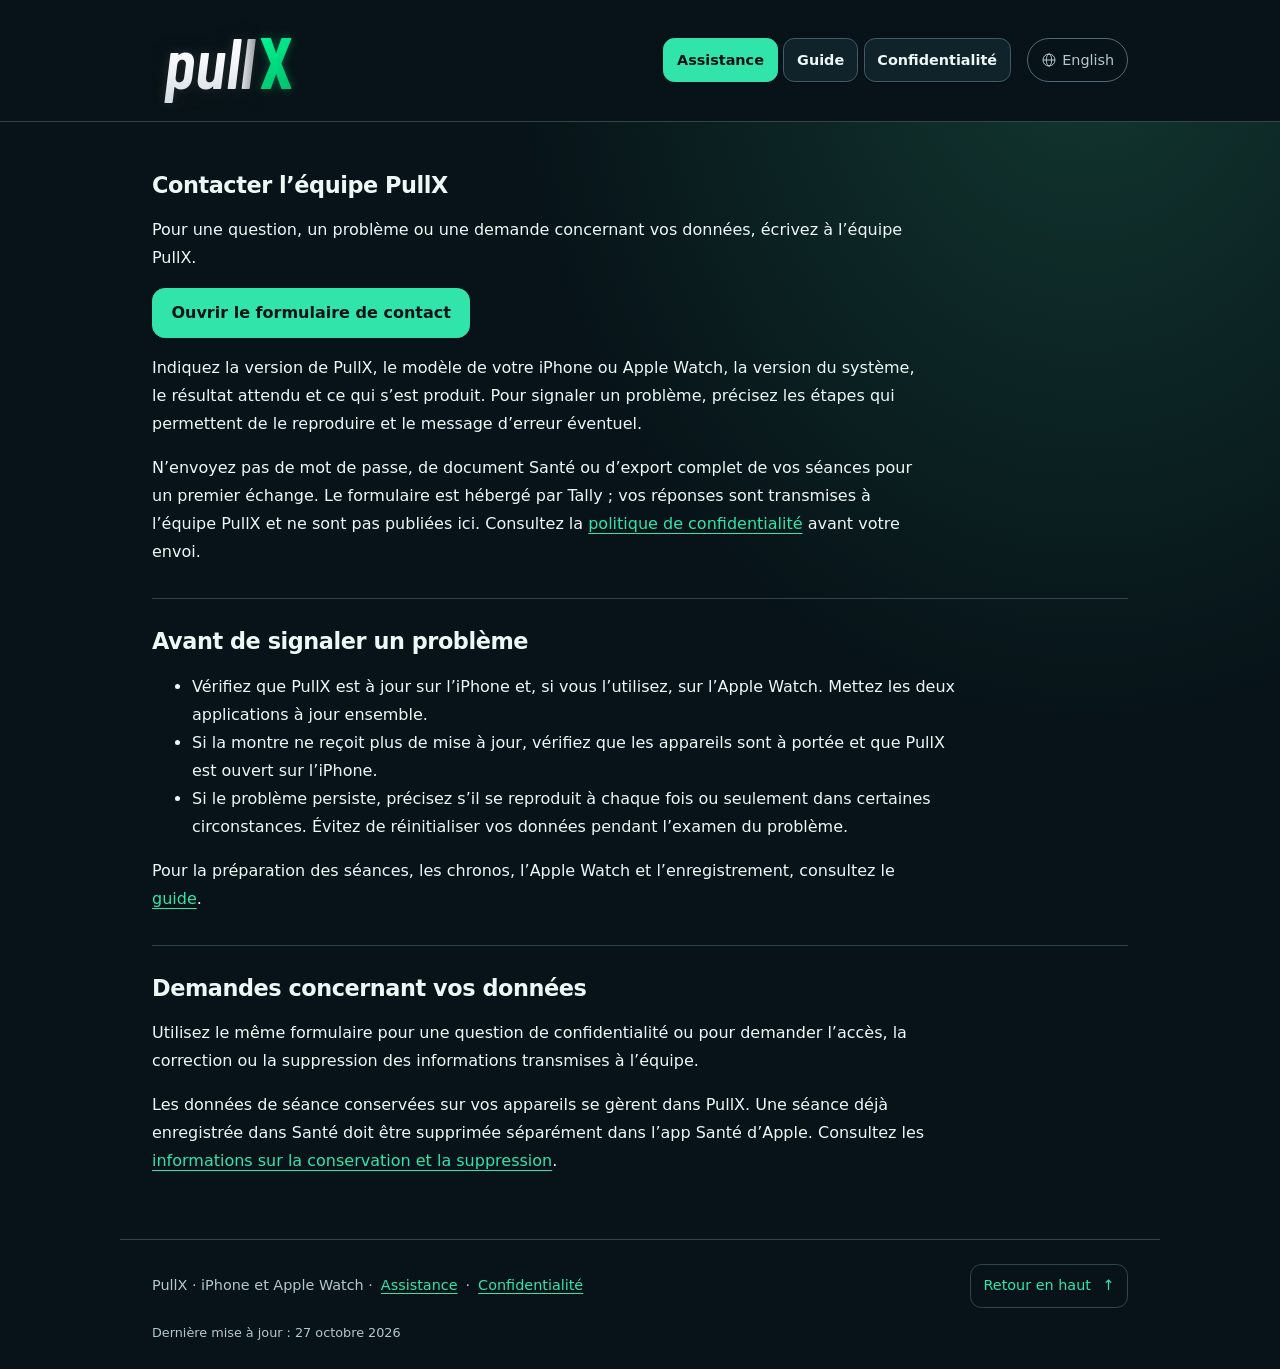
<file: index.html>
<!doctype html>
<html lang="fr">
<head>
<meta charset="utf-8">
<meta name="viewport" content="width=device-width, initial-scale=1">
<meta name="description" content="Aide et contact pour PullX : séances, Apple Watch, Santé, export et suppression des données.">
<meta name="robots" content="noindex">
<title>Assistance PullX — PullX</title>
<link rel="stylesheet" href="assets/brand.css">
<link rel="stylesheet" href="assets/site.css">
<script src="assets/site.js"></script>
</head>
<body id="top">
<a class="skip" href="#contenu">Aller au contenu</a>
<header><div class="header-inner"><a class="brand" href="support.html" aria-label="PullX"><span class="brand__word">pull</span><span class="brand__x">X</span></a><nav class="site-nav" aria-label="Navigation principale"><a href="support.html" aria-current="page">Assistance</a><a href="guide.html">Guide</a><a href="privacy-policy.html">Confidentialité</a></nav><a class="language-switch" href="support-en.html" lang="en" hreflang="en" id="english"><svg viewBox="0 0 24 24" width="16" height="16" fill="none" stroke="currentColor" stroke-width="1.5" aria-hidden="true"><circle cx="12" cy="12" r="9"/><ellipse cx="12" cy="12" rx="4" ry="9"/><path d="M3 12h18"/></svg>English</a></div></header>
<main id="contenu" aria-label="Assistance PullX">
<section><h2 id="contacter-lequipe-pullx">Contacter l’équipe PullX</h2>
<p>Pour une question, un problème ou une demande concernant vos données, écrivez à l’équipe PullX.</p>
<p><a class="contact" href="https://tally.so/r/2jEzNe">Ouvrir le formulaire de contact</a></p>
<p>Indiquez la version de PullX, le modèle de votre iPhone ou Apple Watch, la version du système, le résultat attendu et ce qui s’est produit. Pour signaler un problème, précisez les étapes qui permettent de le reproduire et le message d’erreur éventuel.</p>
<p>N’envoyez pas de mot de passe, de document Santé ou d’export complet de vos séances pour un premier échange. Le formulaire est hébergé par Tally ; vos réponses sont transmises à l’équipe PullX et ne sont pas publiées ici. Consultez la <a href="privacy-policy.html">politique de confidentialité</a> avant votre envoi.</p></section>
<section><h2 id="avant-de-signaler-un-probleme">Avant de signaler un problème</h2>
<ul><li>Vérifiez que PullX est à jour sur l’iPhone et, si vous l’utilisez, sur l’Apple Watch. Mettez les deux applications à jour ensemble.</li><li>Si la montre ne reçoit plus de mise à jour, vérifiez que les appareils sont à portée et que PullX est ouvert sur l’iPhone.</li><li>Si le problème persiste, précisez s’il se reproduit à chaque fois ou seulement dans certaines circonstances. Évitez de réinitialiser vos données pendant l’examen du problème.</li></ul>
<p>Pour la préparation des séances, les chronos, l’Apple Watch et l’enregistrement, consultez le <a href="guide.html">guide</a>.</p></section>
<section><h2 id="demandes-concernant-vos-donnees">Demandes concernant vos données</h2>
<p>Utilisez le même formulaire pour une question de confidentialité ou pour demander l’accès, la correction ou la suppression des informations transmises à l’équipe.</p>
<p>Les données de séance conservées sur vos appareils se gèrent dans PullX. Une séance déjà enregistrée dans Santé doit être supprimée séparément dans l’app Santé d’Apple. Consultez les <a href="privacy-policy.html#conservation-et-suppression">informations sur la conservation et la suppression</a>.</p></section>
</main>
<footer>PullX · iPhone et Apple Watch · <a href="support.html">Assistance</a> · <a href="privacy-policy.html">Confidentialité</a><a class="back-top" href="#top">Retour en haut <span aria-hidden="true">↑</span></a><p class="date">Dernière mise à jour : 27 octobre 2026</p></footer>
</body>
</html>
</file>
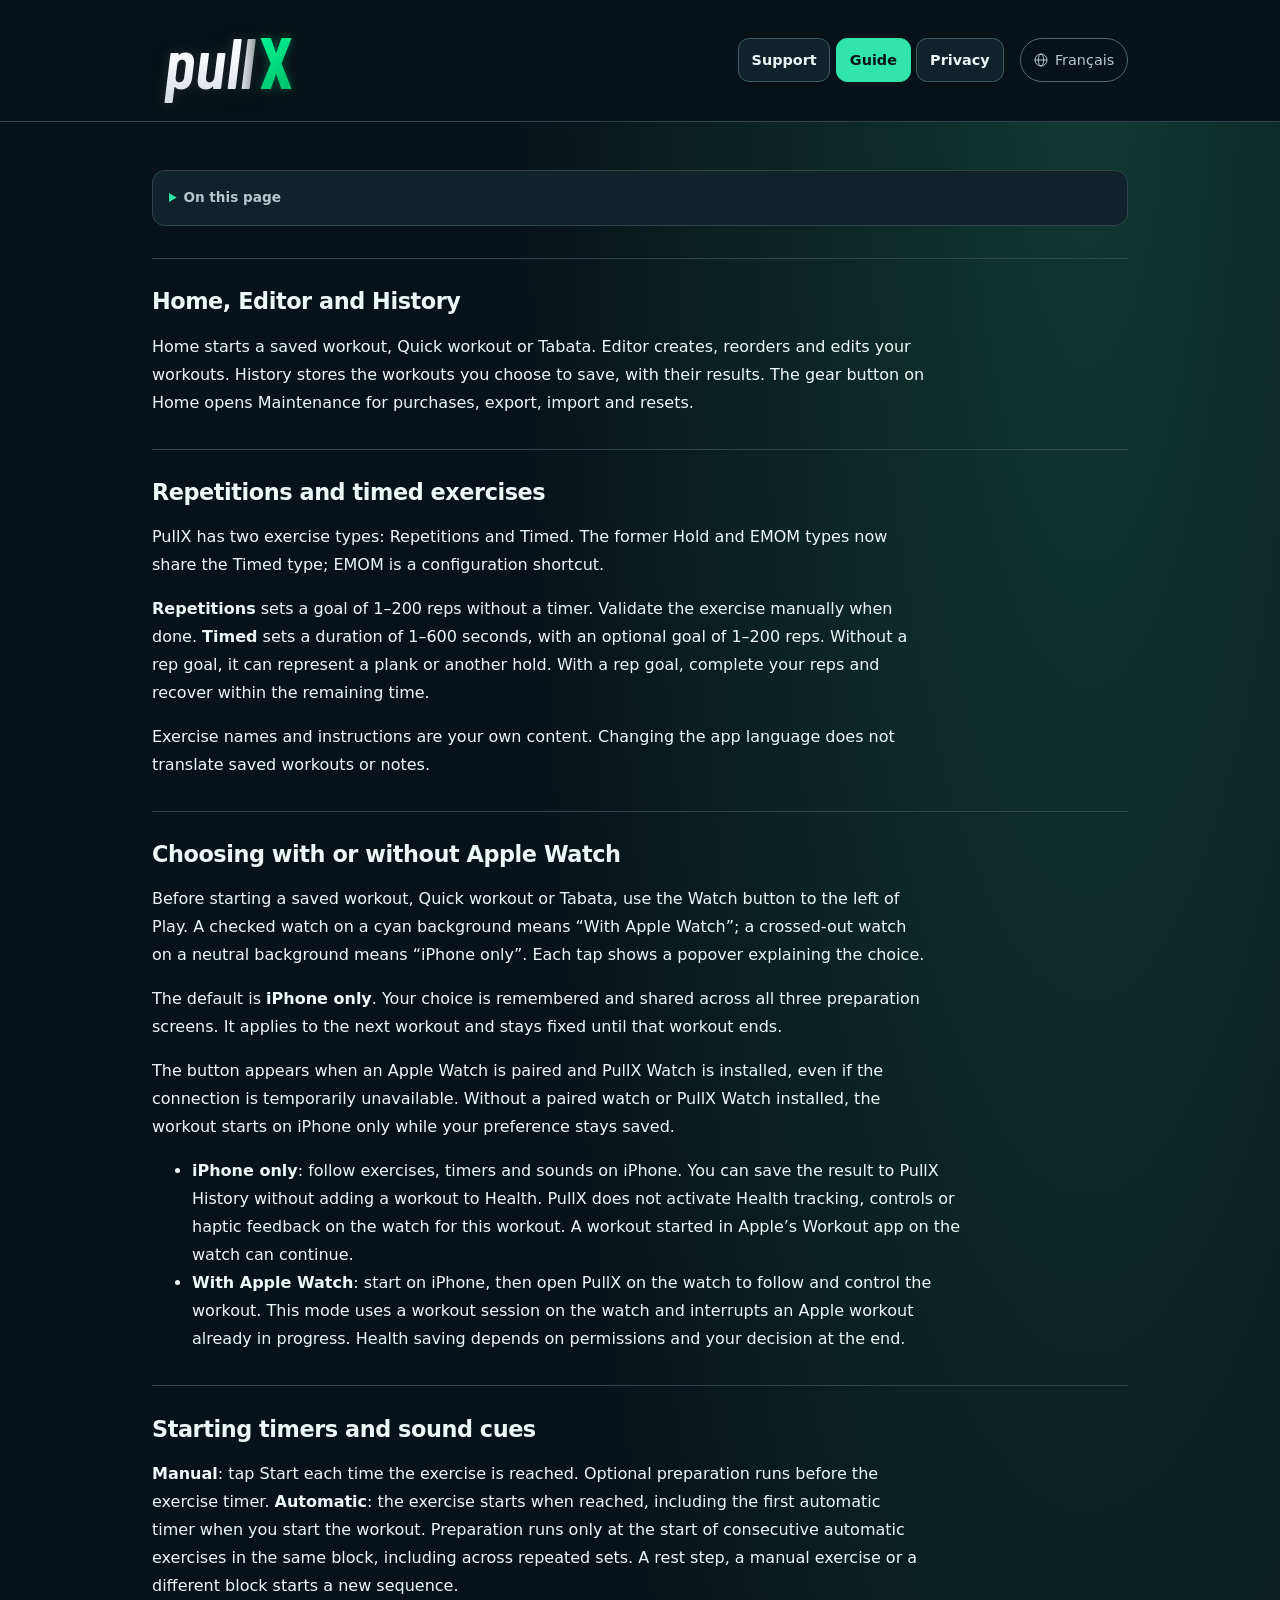
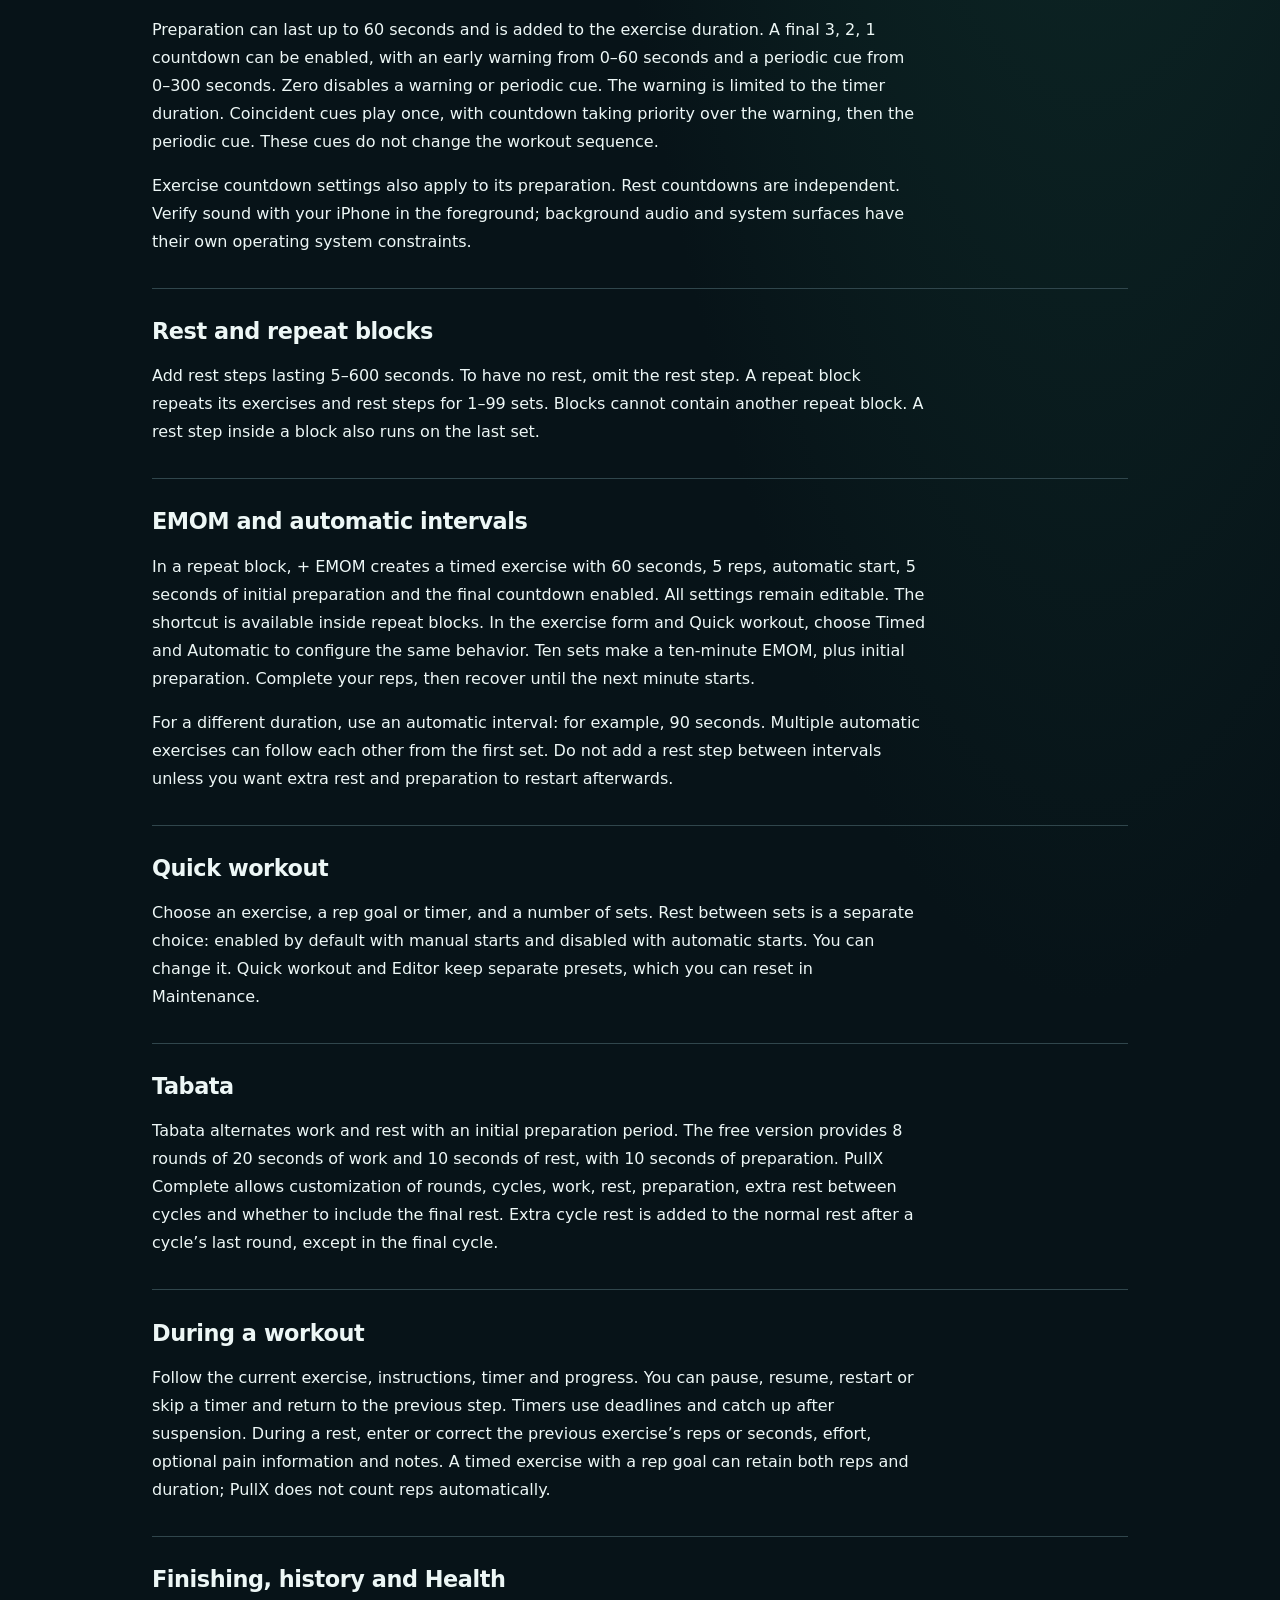
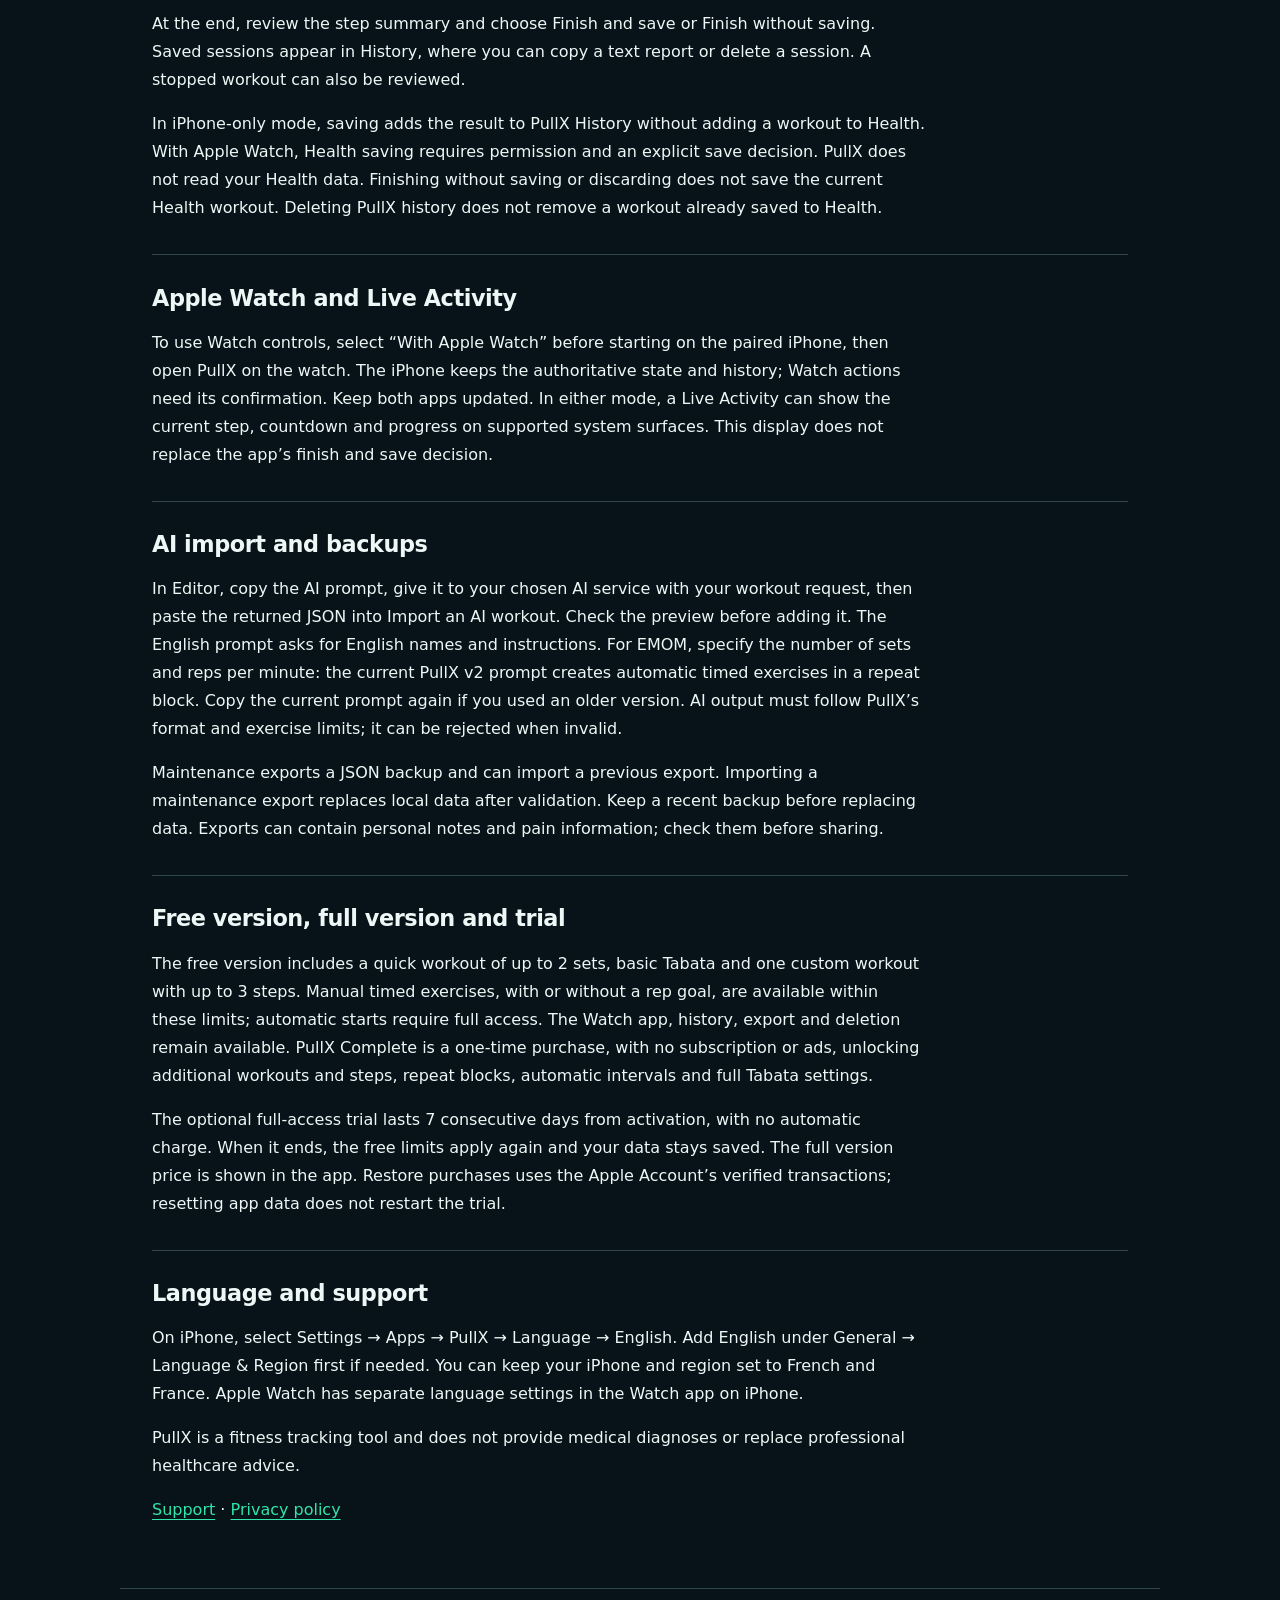
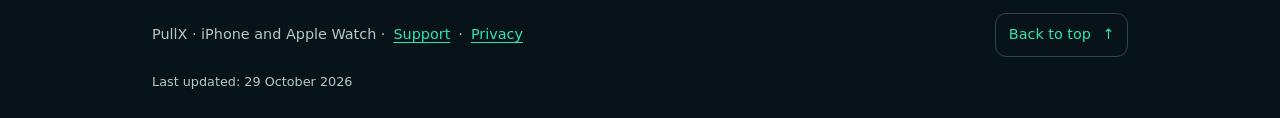
<file: guide-en.html>
<!doctype html>
<html lang="en">
<head>
<meta charset="utf-8">
<meta name="viewport" content="width=device-width, initial-scale=1">
<meta name="description" content="PullX workouts, timed exercises, EMOM, Tabata, Apple Watch, history, purchases and data management.">
<meta name="robots" content="noindex">
<title>Understanding PullX — User guide</title>
<link rel="stylesheet" href="assets/brand.css">
<link rel="stylesheet" href="assets/site.css">
<script src="assets/site.js" defer></script>
</head>
<body id="top">
<a class="skip" href="#content">Skip to content</a>
<header><div class="header-inner"><a class="brand" href="support-en.html" aria-label="PullX"><span class="brand__word">pull</span><span class="brand__x">X</span></a><nav class="site-nav" aria-label="Main navigation"><a href="support-en.html">Support</a><a href="guide-en.html" aria-current="page">Guide</a><a href="privacy-policy-en.html">Privacy</a></nav><a class="language-switch" href="guide.html" lang="fr" hreflang="fr"><svg viewBox="0 0 24 24" width="16" height="16" fill="none" stroke="currentColor" stroke-width="1.5" aria-hidden="true"><circle cx="12" cy="12" r="9"/><ellipse cx="12" cy="12" rx="4" ry="9"/><path d="M3 12h18"/></svg>Français</a></div></header>
<main id="content" aria-label="PullX Guide">
<nav class="toc" aria-label="On this page"><details><summary>On this page</summary><ul><li><a href="#home-editor-and-history">Home, Editor and History</a></li><li><a href="#repetitions-and-timed-exercises">Repetitions and timed exercises</a></li><li><a href="#watch-participation">Choosing with or without Apple Watch</a></li><li><a href="#signals">Starting timers and sound cues</a></li><li><a href="#rest-and-repeat-blocks">Rest and repeat blocks</a></li><li><a href="#emom">EMOM and automatic intervals</a></li><li><a href="#quick-workout">Quick workout</a></li><li><a href="#tabata">Tabata</a></li><li><a href="#during-a-workout">During a workout</a></li><li><a href="#finishing-history-and-health">Finishing, history and Health</a></li><li><a href="#apple-watch-and-live-activity">Apple Watch and Live Activity</a></li><li><a href="#ai-import-and-backups">AI import and backups</a></li><li><a href="#free-version-full-version-and-trial">Free version, full version and trial</a></li><li><a href="#language-and-support">Language and support</a></li></ul></details></nav>

<section><h2 id="home-editor-and-history">Home, Editor and History</h2><p>Home starts a saved workout, Quick workout or Tabata. Editor creates, reorders and edits your workouts. History stores the workouts you choose to save, with their results. The gear button on Home opens Maintenance for purchases, export, import and resets.</p></section>
<section><h2 id="repetitions-and-timed-exercises">Repetitions and timed exercises</h2><p>PullX has two exercise types: Repetitions and Timed. The former Hold and EMOM types now share the Timed type; EMOM is a configuration shortcut.</p><p><strong>Repetitions</strong> sets a goal of 1–200 reps without a timer. Validate the exercise manually when done. <strong>Timed</strong> sets a duration of 1–600 seconds, with an optional goal of 1–200 reps. Without a rep goal, it can represent a plank or another hold. With a rep goal, complete your reps and recover within the remaining time.</p><p>Exercise names and instructions are your own content. Changing the app language does not translate saved workouts or notes.</p></section>
<section id="watch-participation"><h2>Choosing with or without Apple Watch</h2>
<p>Before starting a saved workout, Quick workout or Tabata, use the Watch button to the left of Play. A checked watch on a cyan background means “With Apple Watch”; a crossed-out watch on a neutral background means “iPhone only”. Each tap shows a popover explaining the choice.</p>
<p>The default is <strong>iPhone only</strong>. Your choice is remembered and shared across all three preparation screens. It applies to the next workout and stays fixed until that workout ends.</p>
<p>The button appears when an Apple Watch is paired and PullX Watch is installed, even if the connection is temporarily unavailable. Without a paired watch or PullX Watch installed, the workout starts on iPhone only while your preference stays saved.</p>
<ul>
<li><strong>iPhone only</strong>: follow exercises, timers and sounds on iPhone. You can save the result to PullX History without adding a workout to Health. PullX does not activate Health tracking, controls or haptic feedback on the watch for this workout. A workout started in Apple’s Workout app on the watch can continue.</li>
<li><strong>With Apple Watch</strong>: start on iPhone, then open PullX on the watch to follow and control the workout. This mode uses a workout session on the watch and interrupts an Apple workout already in progress. Health saving depends on permissions and your decision at the end.</li>
</ul>
</section>
<section id="signals"><h2>Starting timers and sound cues</h2><p><strong>Manual</strong>: tap Start each time the exercise is reached. Optional preparation runs before the exercise timer. <strong>Automatic</strong>: the exercise starts when reached, including the first automatic timer when you start the workout. Preparation runs only at the start of consecutive automatic exercises in the same block, including across repeated sets. A rest step, a manual exercise or a different block starts a new sequence.</p><p>Preparation can last up to 60 seconds and is added to the exercise duration. A final 3, 2, 1 countdown can be enabled, with an early warning from 0–60 seconds and a periodic cue from 0–300 seconds. Zero disables a warning or periodic cue. The warning is limited to the timer duration. Coincident cues play once, with countdown taking priority over the warning, then the periodic cue. These cues do not change the workout sequence.</p><p>Exercise countdown settings also apply to its preparation. Rest countdowns are independent. Verify sound with your iPhone in the foreground; background audio and system surfaces have their own operating system constraints.</p></section>
<section><h2 id="rest-and-repeat-blocks">Rest and repeat blocks</h2><p>Add rest steps lasting 5–600 seconds. To have no rest, omit the rest step. A repeat block repeats its exercises and rest steps for 1–99 sets. Blocks cannot contain another repeat block. A rest step inside a block also runs on the last set.</p></section>
<section id="emom"><h2>EMOM and automatic intervals</h2><p>In a repeat block, + EMOM creates a timed exercise with 60 seconds, 5 reps, automatic start, 5 seconds of initial preparation and the final countdown enabled. All settings remain editable. The shortcut is available inside repeat blocks. In the exercise form and Quick workout, choose Timed and Automatic to configure the same behavior. Ten sets make a ten-minute EMOM, plus initial preparation. Complete your reps, then recover until the next minute starts.</p><p>For a different duration, use an automatic interval: for example, 90 seconds. Multiple automatic exercises can follow each other from the first set. Do not add a rest step between intervals unless you want extra rest and preparation to restart afterwards.</p></section>
<section><h2 id="quick-workout">Quick workout</h2><p>Choose an exercise, a rep goal or timer, and a number of sets. Rest between sets is a separate choice: enabled by default with manual starts and disabled with automatic starts. You can change it. Quick workout and Editor keep separate presets, which you can reset in Maintenance.</p></section>
<section><h2 id="tabata">Tabata</h2><p>Tabata alternates work and rest with an initial preparation period. The free version provides 8 rounds of 20 seconds of work and 10 seconds of rest, with 10 seconds of preparation. PullX Complete allows customization of rounds, cycles, work, rest, preparation, extra rest between cycles and whether to include the final rest. Extra cycle rest is added to the normal rest after a cycle’s last round, except in the final cycle.</p></section>
<section><h2 id="during-a-workout">During a workout</h2><p>Follow the current exercise, instructions, timer and progress. You can pause, resume, restart or skip a timer and return to the previous step. Timers use deadlines and catch up after suspension. During a rest, enter or correct the previous exercise’s reps or seconds, effort, optional pain information and notes. A timed exercise with a rep goal can retain both reps and duration; PullX does not count reps automatically.</p></section>
<section><h2 id="finishing-history-and-health">Finishing, history and Health</h2><p>At the end, review the step summary and choose Finish and save or Finish without saving. Saved sessions appear in History, where you can copy a text report or delete a session. A stopped workout can also be reviewed.</p><p>In iPhone-only mode, saving adds the result to PullX History without adding a workout to Health. With Apple Watch, Health saving requires permission and an explicit save decision. PullX does not read your Health data. Finishing without saving or discarding does not save the current Health workout. Deleting PullX history does not remove a workout already saved to Health.</p></section>
<section><h2 id="apple-watch-and-live-activity">Apple Watch and Live Activity</h2><p>To use Watch controls, select “With Apple Watch” before starting on the paired iPhone, then open PullX on the watch. The iPhone keeps the authoritative state and history; Watch actions need its confirmation. Keep both apps updated. In either mode, a Live Activity can show the current step, countdown and progress on supported system surfaces. This display does not replace the app’s finish and save decision.</p></section>
<section><h2 id="ai-import-and-backups">AI import and backups</h2><p>In Editor, copy the AI prompt, give it to your chosen AI service with your workout request, then paste the returned JSON into Import an AI workout. Check the preview before adding it. The English prompt asks for English names and instructions. For EMOM, specify the number of sets and reps per minute: the current PullX v2 prompt creates automatic timed exercises in a repeat block. Copy the current prompt again if you used an older version. AI output must follow PullX’s format and exercise limits; it can be rejected when invalid.</p><p>Maintenance exports a JSON backup and can import a previous export. Importing a maintenance export replaces local data after validation. Keep a recent backup before replacing data. Exports can contain personal notes and pain information; check them before sharing.</p></section>
<section><h2 id="free-version-full-version-and-trial">Free version, full version and trial</h2><p>The free version includes a quick workout of up to 2 sets, basic Tabata and one custom workout with up to 3 steps. Manual timed exercises, with or without a rep goal, are available within these limits; automatic starts require full access. The Watch app, history, export and deletion remain available. PullX Complete is a one-time purchase, with no subscription or ads, unlocking additional workouts and steps, repeat blocks, automatic intervals and full Tabata settings.</p><p>The optional full-access trial lasts 7 consecutive days from activation, with no automatic charge. When it ends, the free limits apply again and your data stays saved. The full version price is shown in the app. Restore purchases uses the Apple Account’s verified transactions; resetting app data does not restart the trial.</p></section>
<section><h2 id="language-and-support">Language and support</h2><p>On iPhone, select Settings → Apps → PullX → Language → English. Add English under General → Language &amp; Region first if needed. You can keep your iPhone and region set to French and France. Apple Watch has separate language settings in the Watch app on iPhone.</p><p>PullX is a fitness tracking tool and does not provide medical diagnoses or replace professional healthcare advice.</p><p><a href="support-en.html">Support</a> · <a href="privacy-policy-en.html">Privacy policy</a></p></section>
</main>
<footer>PullX · iPhone and Apple Watch · <a href="support-en.html">Support</a> · <a href="privacy-policy-en.html">Privacy</a><a class="back-top" href="#top">Back to top <span aria-hidden="true">↑</span></a><p class="date">Last updated: 29 October 2026</p></footer>
</body>
</html>
</file>
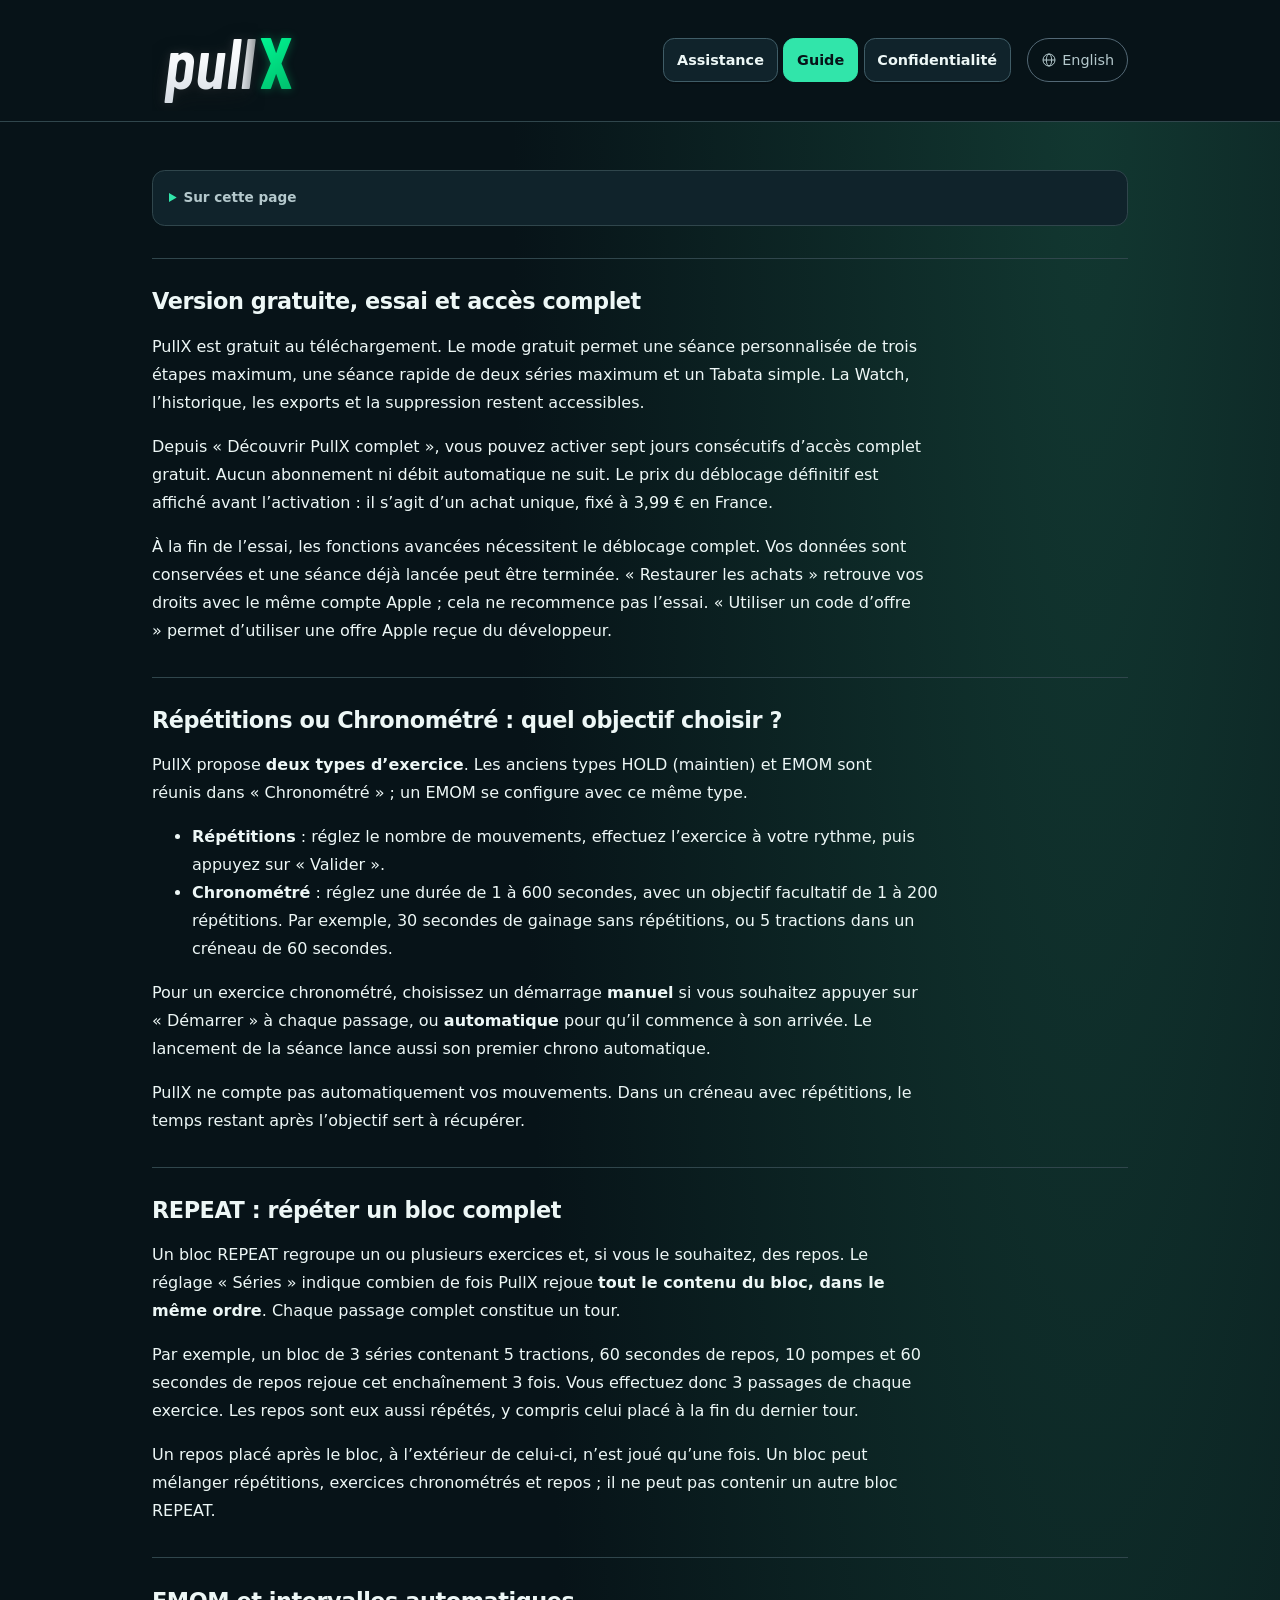
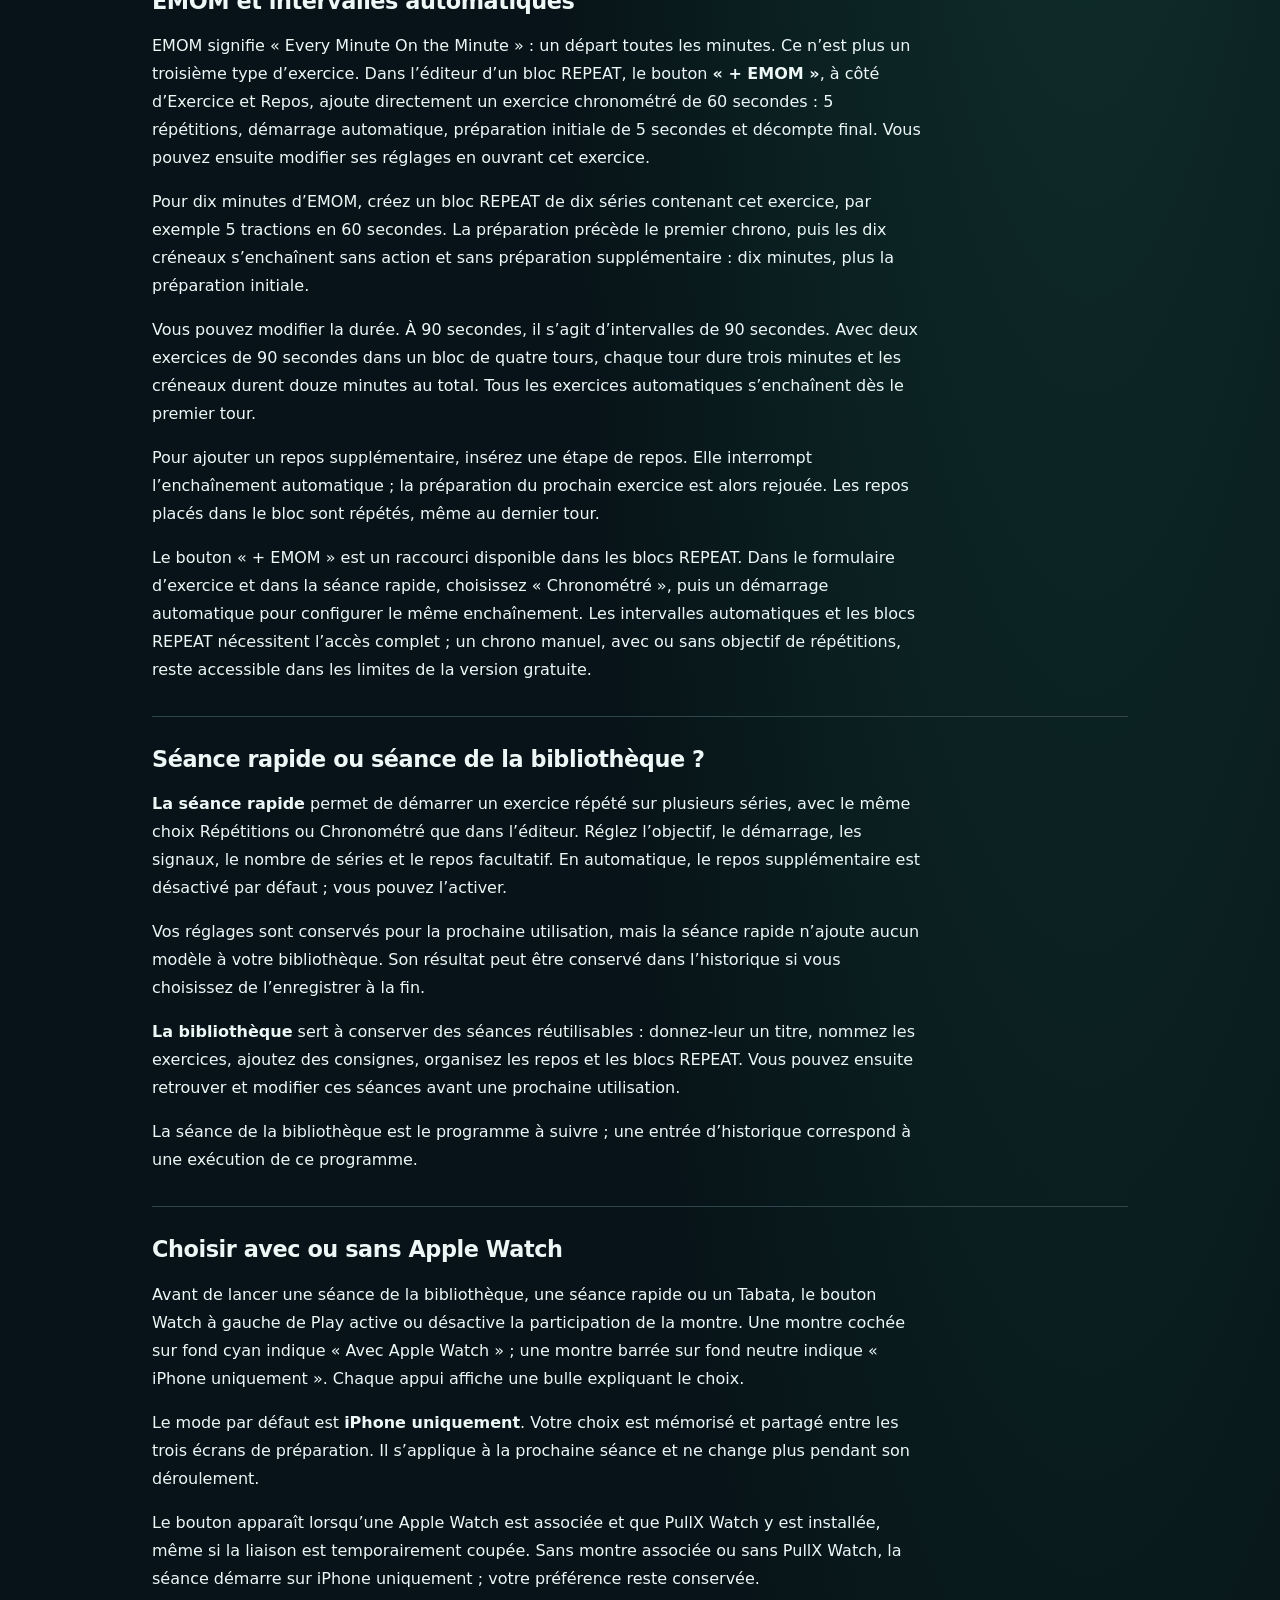
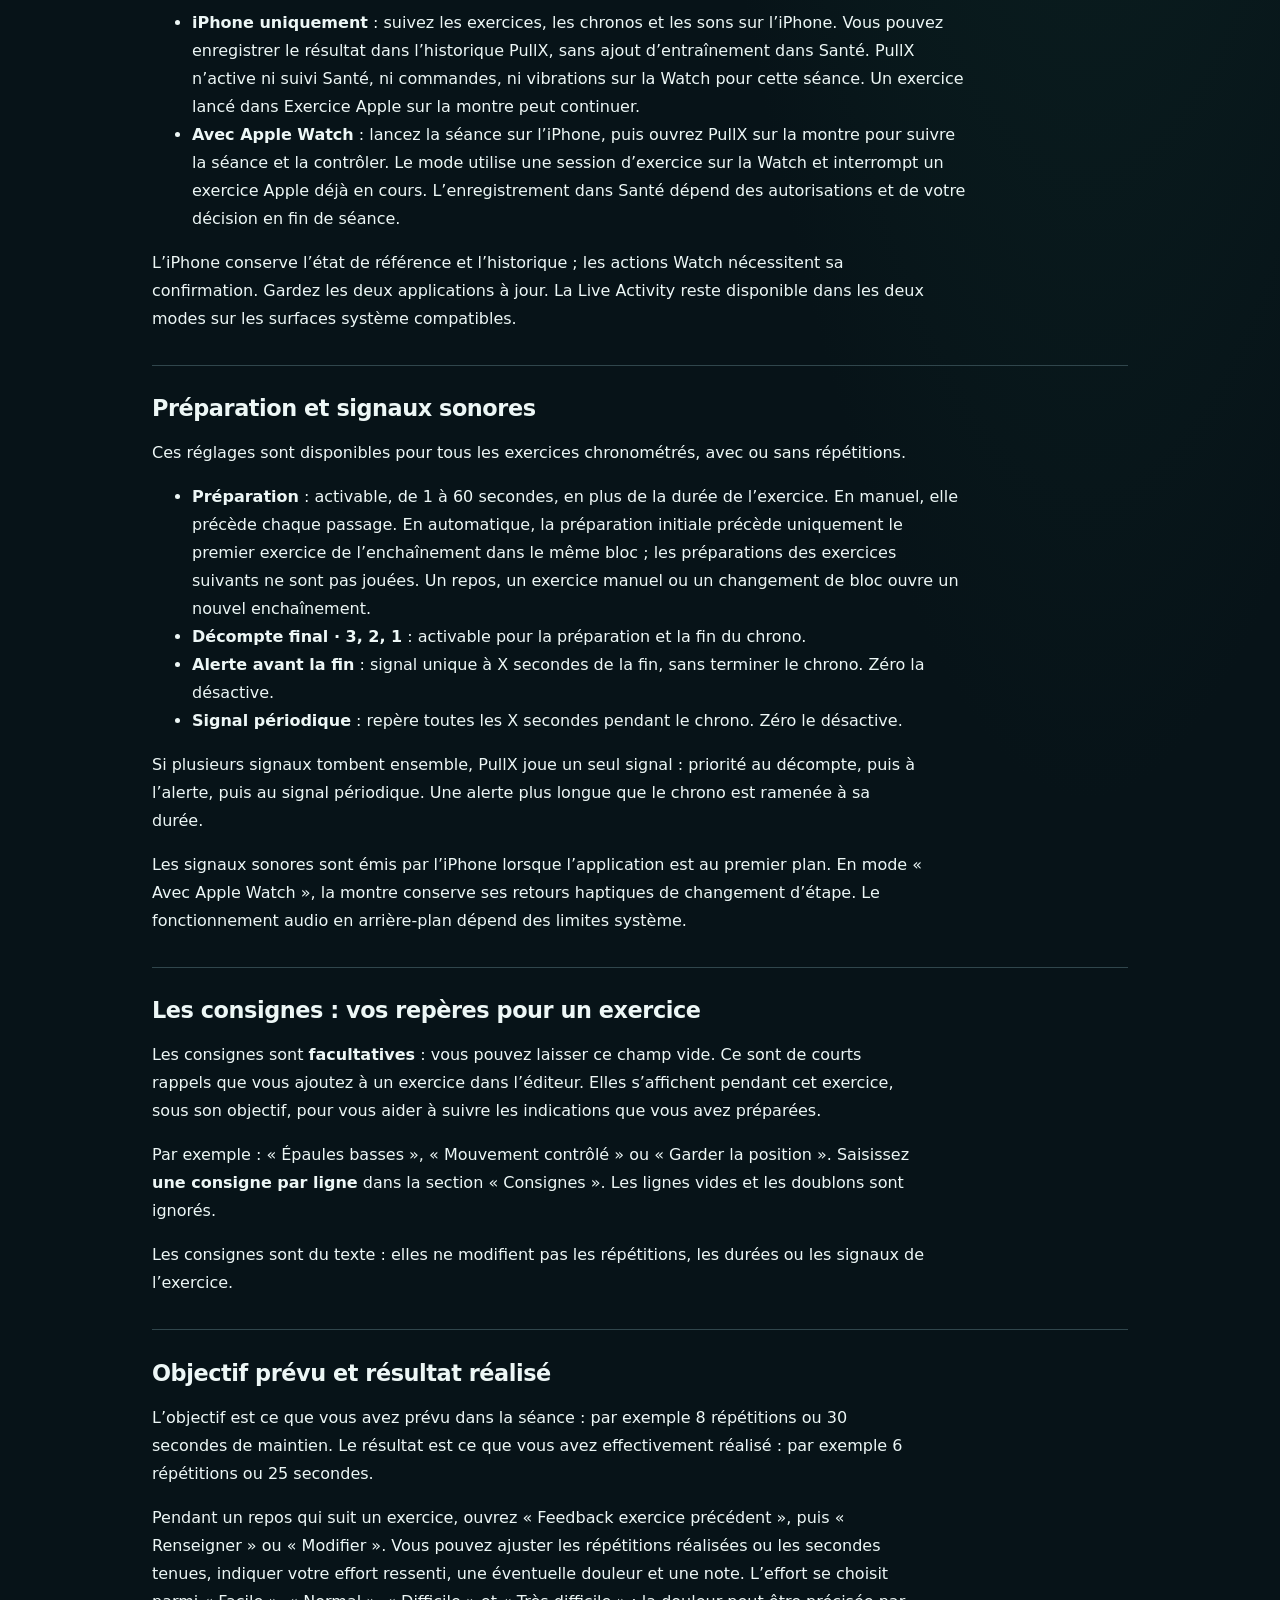
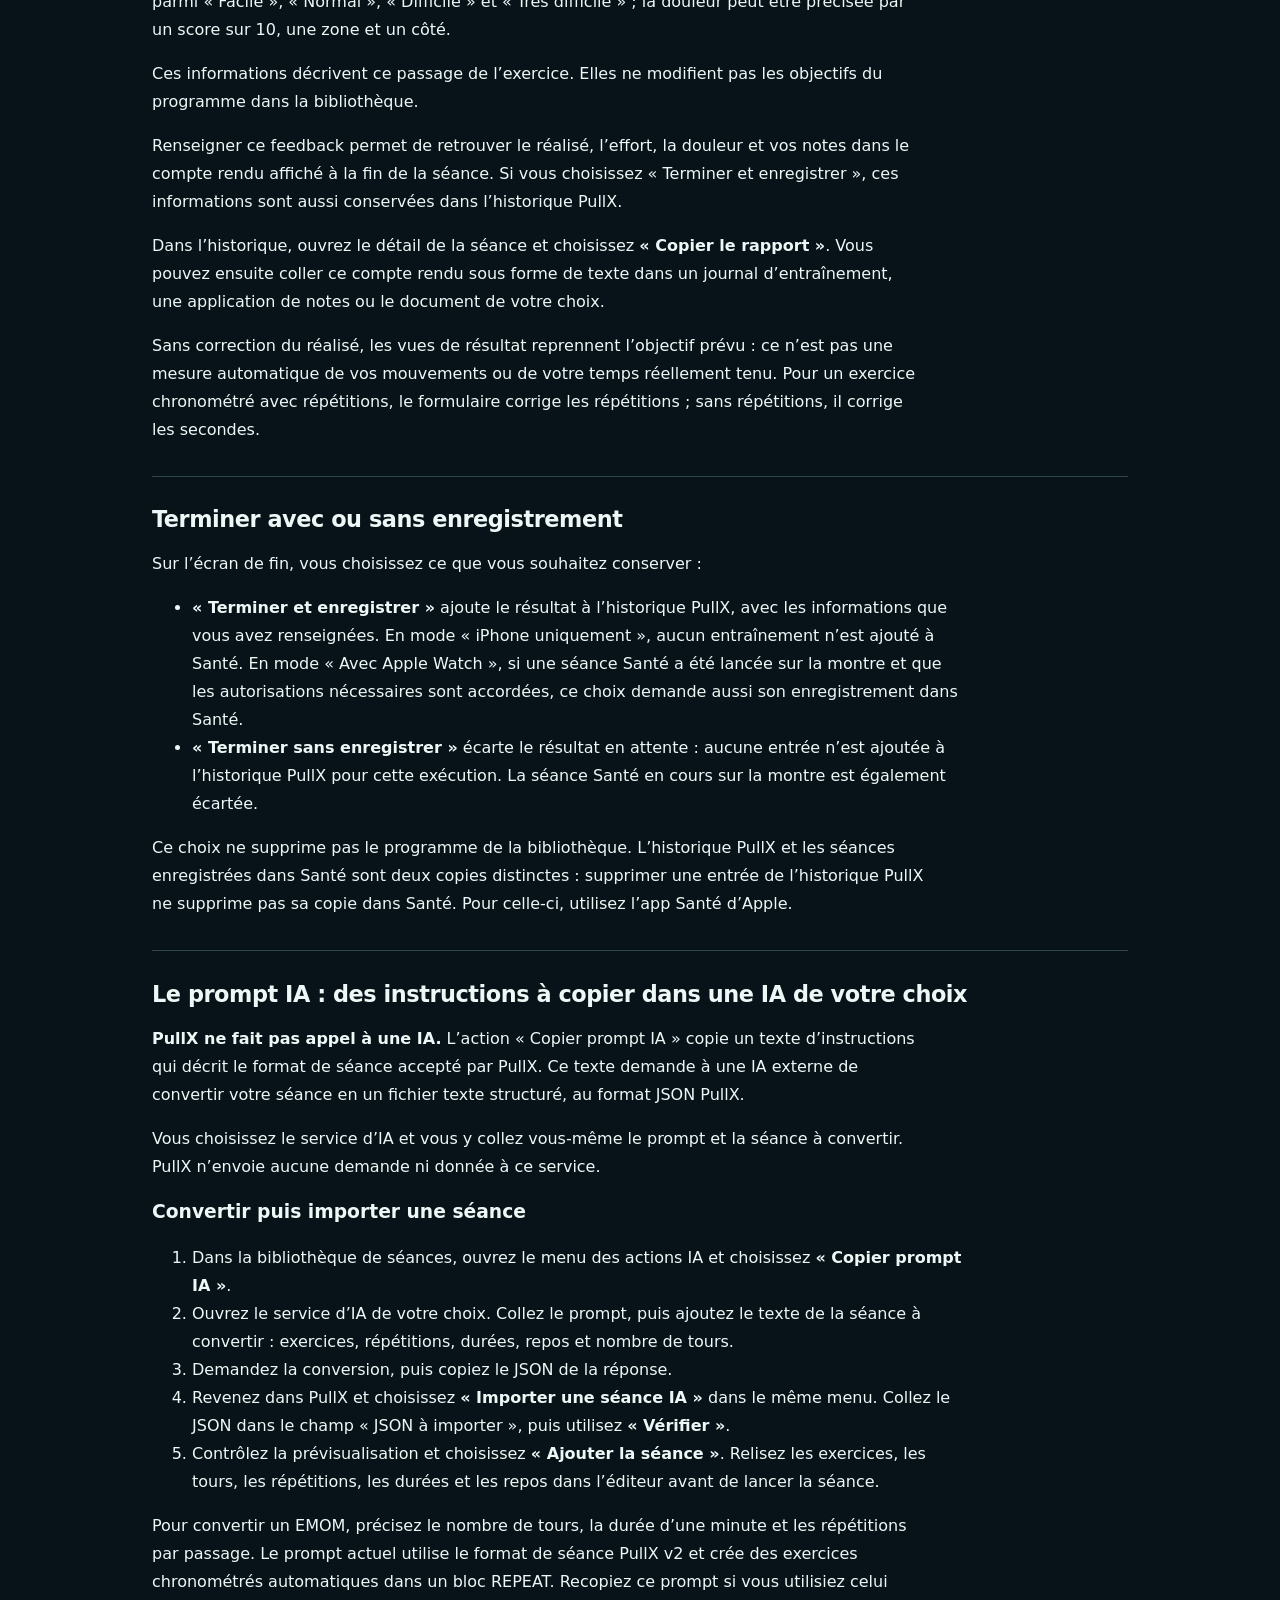
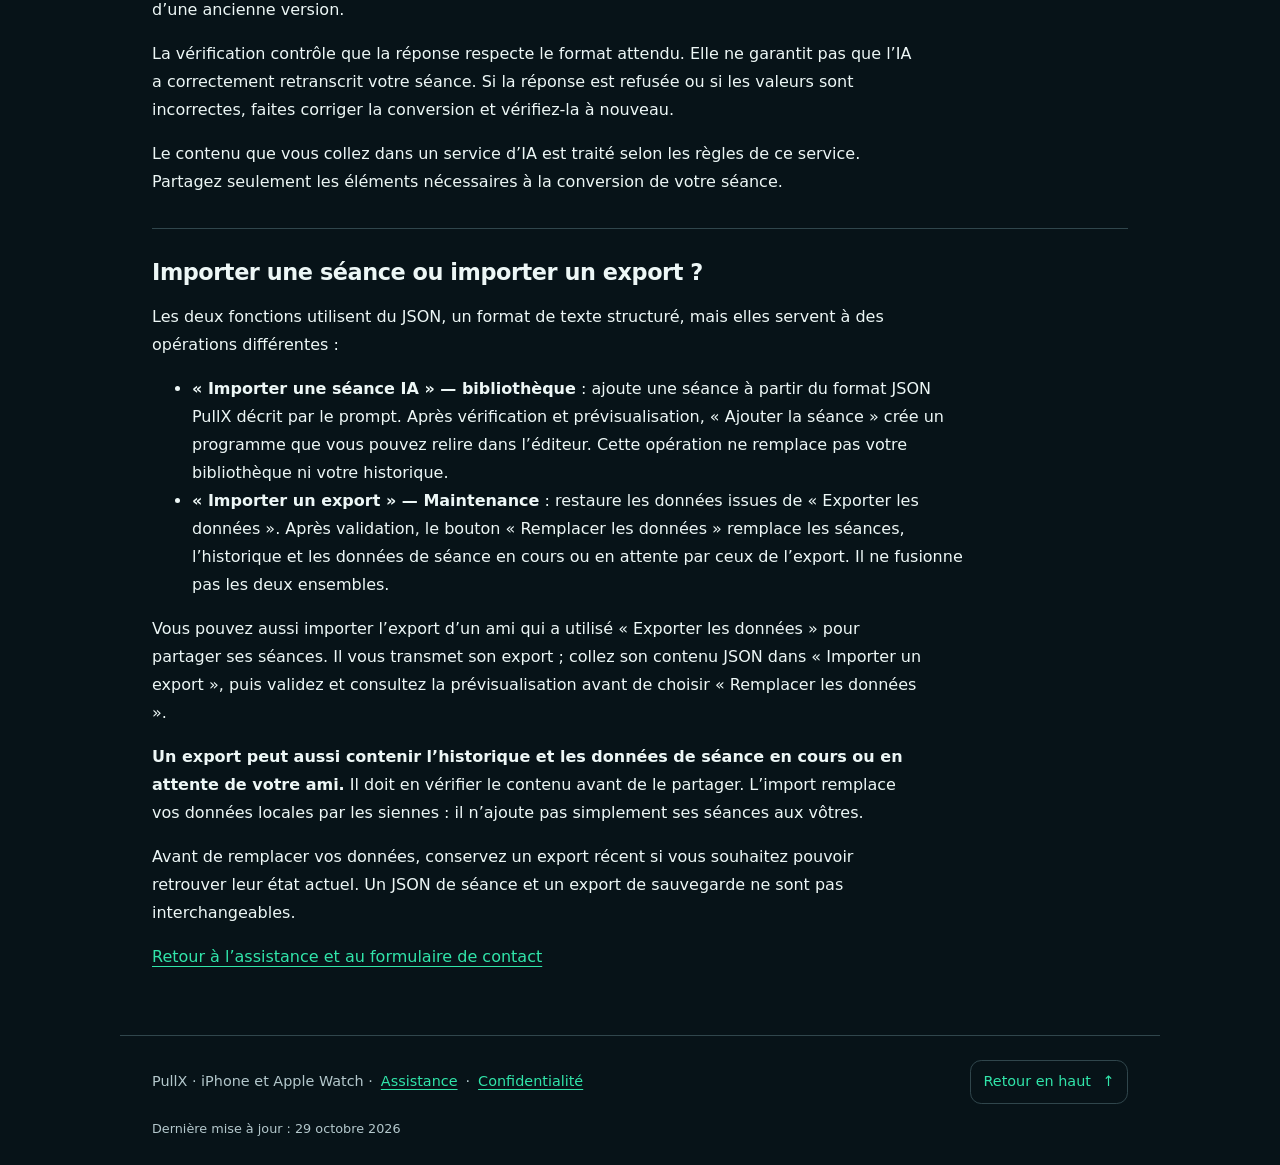
<file: guide.html>
<!doctype html>
<html lang="fr">
<head>
<meta charset="utf-8">
<meta name="viewport" content="width=device-width, initial-scale=1">
<meta name="description" content="Modes d’exercice, blocs REPEAT, séance rapide, consignes, résultats, enregistrement et import : comprendre PullX.">
<meta name="robots" content="noindex">
<title>Comprendre PullX — Guide des notions et fonctions</title>
<link rel="stylesheet" href="assets/brand.css">
<link rel="stylesheet" href="assets/site.css">
<script src="assets/site.js" defer></script>
</head>
<body id="top">
<a class="skip" href="#contenu">Aller au contenu</a>
<header><div class="header-inner"><a class="brand" href="support.html" aria-label="PullX"><span class="brand__word">pull</span><span class="brand__x">X</span></a><nav class="site-nav" aria-label="Navigation principale"><a href="support.html">Assistance</a><a href="guide.html" aria-current="page">Guide</a><a href="privacy-policy.html">Confidentialité</a></nav><a class="language-switch" href="guide-en.html" lang="en" hreflang="en" id="english"><svg viewBox="0 0 24 24" width="16" height="16" fill="none" stroke="currentColor" stroke-width="1.5" aria-hidden="true"><circle cx="12" cy="12" r="9"/><ellipse cx="12" cy="12" rx="4" ry="9"/><path d="M3 12h18"/></svg>English</a></div></header>
<main id="contenu" aria-label="Guide PullX">
<nav class="toc" aria-label="Sur cette page"><details><summary>Sur cette page</summary><ul><li><a href="#version-gratuite-essai-et-acces-complet">Version gratuite, essai et accès complet</a></li><li><a href="#modes">Répétitions ou Chronométré : quel objectif choisir ?</a></li><li><a href="#repeat">REPEAT : répéter un bloc complet</a></li><li><a href="#emom">EMOM et intervalles automatiques</a></li><li><a href="#seances">Séance rapide ou séance de la bibliothèque ?</a></li><li><a href="#participation-watch">Choisir avec ou sans Apple Watch</a></li><li><a href="#signaux">Préparation et signaux sonores</a></li><li><a href="#consignes">Les consignes : vos repères pour un exercice</a></li><li><a href="#resultats">Objectif prévu et résultat réalisé</a></li><li><a href="#enregistrement">Terminer avec ou sans enregistrement</a></li><li><a href="#prompt-ia">Le prompt IA : des instructions à copier dans une IA de votre choix</a></li><li><a href="#imports">Importer une séance ou importer un export ?</a></li></ul></details></nav>

<section><h2 id="version-gratuite-essai-et-acces-complet">Version gratuite, essai et accès complet</h2><p>PullX est gratuit au téléchargement. Le mode gratuit permet une séance personnalisée de trois étapes maximum, une séance rapide de deux séries maximum et un Tabata simple. La Watch, l’historique, les exports et la suppression restent accessibles.</p><p>Depuis « Découvrir PullX complet », vous pouvez activer sept jours consécutifs d’accès complet gratuit. Aucun abonnement ni débit automatique ne suit. Le prix du déblocage définitif est affiché avant l’activation : il s’agit d’un achat unique, fixé à 3,99 € en France.</p><p>À la fin de l’essai, les fonctions avancées nécessitent le déblocage complet. Vos données sont conservées et une séance déjà lancée peut être terminée. « Restaurer les achats » retrouve vos droits avec le même compte Apple ; cela ne recommence pas l’essai. « Utiliser un code d’offre » permet d’utiliser une offre Apple reçue du développeur.</p></section>
<section id="modes">
<h2>Répétitions ou Chronométré : quel objectif choisir ?</h2>
<p>PullX propose <strong>deux types d’exercice</strong>. Les anciens types HOLD (maintien) et EMOM sont réunis dans « Chronométré » ; un EMOM se configure avec ce même type.</p>
<ul>
<li><strong>Répétitions</strong> : réglez le nombre de mouvements, effectuez l’exercice à votre rythme, puis appuyez sur « Valider ».</li>
<li><strong>Chronométré</strong> : réglez une durée de 1 à 600 secondes, avec un objectif facultatif de 1 à 200 répétitions. Par exemple, 30 secondes de gainage sans répétitions, ou 5 tractions dans un créneau de 60 secondes.</li>
</ul>
<p>Pour un exercice chronométré, choisissez un démarrage <strong>manuel</strong> si vous souhaitez appuyer sur « Démarrer » à chaque passage, ou <strong>automatique</strong> pour qu’il commence à son arrivée. Le lancement de la séance lance aussi son premier chrono automatique.</p>
<p>PullX ne compte pas automatiquement vos mouvements. Dans un créneau avec répétitions, le temps restant après l’objectif sert à récupérer.</p>
</section>
<section id="repeat">
<h2>REPEAT : répéter un bloc complet</h2>
<p>Un bloc REPEAT regroupe un ou plusieurs exercices et, si vous le souhaitez, des repos. Le réglage « Séries » indique combien de fois PullX rejoue <strong>tout le contenu du bloc, dans le même ordre</strong>. Chaque passage complet constitue un tour.</p>
<p>Par exemple, un bloc de 3 séries contenant 5 tractions, 60 secondes de repos, 10 pompes et 60 secondes de repos rejoue cet enchaînement 3 fois. Vous effectuez donc 3 passages de chaque exercice. Les repos sont eux aussi répétés, y compris celui placé à la fin du dernier tour.</p>
<p>Un repos placé après le bloc, à l’extérieur de celui-ci, n’est joué qu’une fois. Un bloc peut mélanger répétitions, exercices chronométrés et repos ; il ne peut pas contenir un autre bloc REPEAT.</p>
</section>
<section id="emom">
<h2>EMOM et intervalles automatiques</h2>
<p>EMOM signifie « Every Minute On the Minute » : un départ toutes les minutes. Ce n’est plus un troisième type d’exercice. Dans l’éditeur d’un bloc REPEAT, le bouton <strong>« + EMOM »</strong>, à côté d’Exercice et Repos, ajoute directement un exercice chronométré de 60 secondes : 5 répétitions, démarrage automatique, préparation initiale de 5 secondes et décompte final. Vous pouvez ensuite modifier ses réglages en ouvrant cet exercice.</p>
<p>Pour dix minutes d’EMOM, créez un bloc REPEAT de dix séries contenant cet exercice, par exemple 5 tractions en 60 secondes. La préparation précède le premier chrono, puis les dix créneaux s’enchaînent sans action et sans préparation supplémentaire : dix minutes, plus la préparation initiale.</p>
<p>Vous pouvez modifier la durée. À 90 secondes, il s’agit d’intervalles de 90 secondes. Avec deux exercices de 90 secondes dans un bloc de quatre tours, chaque tour dure trois minutes et les créneaux durent douze minutes au total. Tous les exercices automatiques s’enchaînent dès le premier tour.</p>
<p>Pour ajouter un repos supplémentaire, insérez une étape de repos. Elle interrompt l’enchaînement automatique ; la préparation du prochain exercice est alors rejouée. Les repos placés dans le bloc sont répétés, même au dernier tour.</p>
<p>Le bouton « + EMOM » est un raccourci disponible dans les blocs REPEAT. Dans le formulaire d’exercice et dans la séance rapide, choisissez « Chronométré », puis un démarrage automatique pour configurer le même enchaînement. Les intervalles automatiques et les blocs REPEAT nécessitent l’accès complet ; un chrono manuel, avec ou sans objectif de répétitions, reste accessible dans les limites de la version gratuite.</p>
</section>
<section id="seances">
<h2>Séance rapide ou séance de la bibliothèque ?</h2>
<p><strong>La séance rapide</strong> permet de démarrer un exercice répété sur plusieurs séries, avec le même choix Répétitions ou Chronométré que dans l’éditeur. Réglez l’objectif, le démarrage, les signaux, le nombre de séries et le repos facultatif. En automatique, le repos supplémentaire est désactivé par défaut ; vous pouvez l’activer.</p>
<p>Vos réglages sont conservés pour la prochaine utilisation, mais la séance rapide n’ajoute aucun modèle à votre bibliothèque. Son résultat peut être conservé dans l’historique si vous choisissez de l’enregistrer à la fin.</p>
<p><strong>La bibliothèque</strong> sert à conserver des séances réutilisables : donnez-leur un titre, nommez les exercices, ajoutez des consignes, organisez les repos et les blocs REPEAT. Vous pouvez ensuite retrouver et modifier ces séances avant une prochaine utilisation.</p>
<p>La séance de la bibliothèque est le programme à suivre ; une entrée d’historique correspond à une exécution de ce programme.</p>
</section>
<section id="participation-watch">
<h2>Choisir avec ou sans Apple Watch</h2>
<p>Avant de lancer une séance de la bibliothèque, une séance rapide ou un Tabata, le bouton Watch à gauche de Play active ou désactive la participation de la montre. Une montre cochée sur fond cyan indique « Avec Apple Watch » ; une montre barrée sur fond neutre indique « iPhone uniquement ». Chaque appui affiche une bulle expliquant le choix.</p>
<p>Le mode par défaut est <strong>iPhone uniquement</strong>. Votre choix est mémorisé et partagé entre les trois écrans de préparation. Il s’applique à la prochaine séance et ne change plus pendant son déroulement.</p>
<p>Le bouton apparaît lorsqu’une Apple Watch est associée et que PullX Watch y est installée, même si la liaison est temporairement coupée. Sans montre associée ou sans PullX Watch, la séance démarre sur iPhone uniquement ; votre préférence reste conservée.</p>
<ul>
<li><strong>iPhone uniquement</strong> : suivez les exercices, les chronos et les sons sur l’iPhone. Vous pouvez enregistrer le résultat dans l’historique PullX, sans ajout d’entraînement dans Santé. PullX n’active ni suivi Santé, ni commandes, ni vibrations sur la Watch pour cette séance. Un exercice lancé dans Exercice Apple sur la montre peut continuer.</li>
<li><strong>Avec Apple Watch</strong> : lancez la séance sur l’iPhone, puis ouvrez PullX sur la montre pour suivre la séance et la contrôler. Le mode utilise une session d’exercice sur la Watch et interrompt un exercice Apple déjà en cours. L’enregistrement dans Santé dépend des autorisations et de votre décision en fin de séance.</li>
</ul>
<p>L’iPhone conserve l’état de référence et l’historique ; les actions Watch nécessitent sa confirmation. Gardez les deux applications à jour. La Live Activity reste disponible dans les deux modes sur les surfaces système compatibles.</p>
</section>
<section id="signaux">
<h2>Préparation et signaux sonores</h2>
<p>Ces réglages sont disponibles pour tous les exercices chronométrés, avec ou sans répétitions.</p>
<ul>
<li><strong>Préparation</strong> : activable, de 1 à 60 secondes, en plus de la durée de l’exercice. En manuel, elle précède chaque passage. En automatique, la préparation initiale précède uniquement le premier exercice de l’enchaînement dans le même bloc ; les préparations des exercices suivants ne sont pas jouées. Un repos, un exercice manuel ou un changement de bloc ouvre un nouvel enchaînement.</li>
<li><strong>Décompte final · 3, 2, 1</strong> : activable pour la préparation et la fin du chrono.</li>
<li><strong>Alerte avant la fin</strong> : signal unique à X secondes de la fin, sans terminer le chrono. Zéro la désactive.</li>
<li><strong>Signal périodique</strong> : repère toutes les X secondes pendant le chrono. Zéro le désactive.</li>
</ul>
<p>Si plusieurs signaux tombent ensemble, PullX joue un seul signal : priorité au décompte, puis à l’alerte, puis au signal périodique. Une alerte plus longue que le chrono est ramenée à sa durée.</p>
<p>Les signaux sonores sont émis par l’iPhone lorsque l’application est au premier plan. En mode « Avec Apple Watch », la montre conserve ses retours haptiques de changement d’étape. Le fonctionnement audio en arrière-plan dépend des limites système.</p>
</section>
<section id="consignes">
<h2>Les consignes : vos repères pour un exercice</h2>
<p>Les consignes sont <strong>facultatives</strong> : vous pouvez laisser ce champ vide. Ce sont de courts rappels que vous ajoutez à un exercice dans l’éditeur. Elles s’affichent pendant cet exercice, sous son objectif, pour vous aider à suivre les indications que vous avez préparées.</p>
<p>Par exemple : « Épaules basses », « Mouvement contrôlé » ou « Garder la position ». Saisissez <strong>une consigne par ligne</strong> dans la section « Consignes ». Les lignes vides et les doublons sont ignorés.</p>
<p>Les consignes sont du texte : elles ne modifient pas les répétitions, les durées ou les signaux de l’exercice.</p>
</section>
<section id="resultats">
<h2>Objectif prévu et résultat réalisé</h2>
<p>L’objectif est ce que vous avez prévu dans la séance : par exemple 8 répétitions ou 30 secondes de maintien. Le résultat est ce que vous avez effectivement réalisé : par exemple 6 répétitions ou 25 secondes.</p>
<p>Pendant un repos qui suit un exercice, ouvrez « Feedback exercice précédent », puis « Renseigner » ou « Modifier ». Vous pouvez ajuster les répétitions réalisées ou les secondes tenues, indiquer votre effort ressenti, une éventuelle douleur et une note. L’effort se choisit parmi « Facile », « Normal », « Difficile » et « Très difficile » ; la douleur peut être précisée par un score sur 10, une zone et un côté.</p>
<p>Ces informations décrivent ce passage de l’exercice. Elles ne modifient pas les objectifs du programme dans la bibliothèque.</p>
<p>Renseigner ce feedback permet de retrouver le réalisé, l’effort, la douleur et vos notes dans le compte rendu affiché à la fin de la séance. Si vous choisissez « Terminer et enregistrer », ces informations sont aussi conservées dans l’historique PullX.</p>
<p>Dans l’historique, ouvrez le détail de la séance et choisissez <strong>« Copier le rapport »</strong>. Vous pouvez ensuite coller ce compte rendu sous forme de texte dans un journal d’entraînement, une application de notes ou le document de votre choix.</p>
<p>Sans correction du réalisé, les vues de résultat reprennent l’objectif prévu : ce n’est pas une mesure automatique de vos mouvements ou de votre temps réellement tenu. Pour un exercice chronométré avec répétitions, le formulaire corrige les répétitions ; sans répétitions, il corrige les secondes.</p>
</section>
<section id="enregistrement">
<h2>Terminer avec ou sans enregistrement</h2>
<p>Sur l’écran de fin, vous choisissez ce que vous souhaitez conserver :</p>
<ul>
<li><strong>« Terminer et enregistrer »</strong> ajoute le résultat à l’historique PullX, avec les informations que vous avez renseignées. En mode « iPhone uniquement », aucun entraînement n’est ajouté à Santé. En mode « Avec Apple Watch », si une séance Santé a été lancée sur la montre et que les autorisations nécessaires sont accordées, ce choix demande aussi son enregistrement dans Santé.</li>
<li><strong>« Terminer sans enregistrer »</strong> écarte le résultat en attente : aucune entrée n’est ajoutée à l’historique PullX pour cette exécution. La séance Santé en cours sur la montre est également écartée.</li>
</ul>
<p>Ce choix ne supprime pas le programme de la bibliothèque. L’historique PullX et les séances enregistrées dans Santé sont deux copies distinctes : supprimer une entrée de l’historique PullX ne supprime pas sa copie dans Santé. Pour celle-ci, utilisez l’app Santé d’Apple.</p>
</section>
<section id="prompt-ia">
<h2>Le prompt IA : des instructions à copier dans une IA de votre choix</h2>
<p><strong>PullX ne fait pas appel à une IA.</strong> L’action « Copier prompt IA » copie un texte d’instructions qui décrit le format de séance accepté par PullX. Ce texte demande à une IA externe de convertir votre séance en un fichier texte structuré, au format JSON PullX.</p>
<p>Vous choisissez le service d’IA et vous y collez vous-même le prompt et la séance à convertir. PullX n’envoie aucune demande ni donnée à ce service.</p>
<h3>Convertir puis importer une séance</h3>
<ol>
<li>Dans la bibliothèque de séances, ouvrez le menu des actions IA et choisissez <strong>« Copier prompt IA »</strong>.</li>
<li>Ouvrez le service d’IA de votre choix. Collez le prompt, puis ajoutez le texte de la séance à convertir : exercices, répétitions, durées, repos et nombre de tours.</li>
<li>Demandez la conversion, puis copiez le JSON de la réponse.</li>
<li>Revenez dans PullX et choisissez <strong>« Importer une séance IA »</strong> dans le même menu. Collez le JSON dans le champ « JSON à importer », puis utilisez <strong>« Vérifier »</strong>.</li>
<li>Contrôlez la prévisualisation et choisissez <strong>« Ajouter la séance »</strong>. Relisez les exercices, les tours, les répétitions, les durées et les repos dans l’éditeur avant de lancer la séance.</li>
</ol>
<p>Pour convertir un EMOM, précisez le nombre de tours, la durée d’une minute et les répétitions par passage. Le prompt actuel utilise le format de séance PullX v2 et crée des exercices chronométrés automatiques dans un bloc REPEAT. Recopiez ce prompt si vous utilisiez celui d’une ancienne version.</p>
<p>La vérification contrôle que la réponse respecte le format attendu. Elle ne garantit pas que l’IA a correctement retranscrit votre séance. Si la réponse est refusée ou si les valeurs sont incorrectes, faites corriger la conversion et vérifiez-la à nouveau.</p>
<p>Le contenu que vous collez dans un service d’IA est traité selon les règles de ce service. Partagez seulement les éléments nécessaires à la conversion de votre séance.</p>
</section>
<section id="imports">
<h2>Importer une séance ou importer un export ?</h2>
<p>Les deux fonctions utilisent du JSON, un format de texte structuré, mais elles servent à des opérations différentes :</p>
<ul>
<li><strong>« Importer une séance IA » — bibliothèque</strong> : ajoute une séance à partir du format JSON PullX décrit par le prompt. Après vérification et prévisualisation, « Ajouter la séance » crée un programme que vous pouvez relire dans l’éditeur. Cette opération ne remplace pas votre bibliothèque ni votre historique.</li>
<li><strong>« Importer un export » — Maintenance</strong> : restaure les données issues de « Exporter les données ». Après validation, le bouton « Remplacer les données » remplace les séances, l’historique et les données de séance en cours ou en attente par ceux de l’export. Il ne fusionne pas les deux ensembles.</li>
</ul>
<p>Vous pouvez aussi importer l’export d’un ami qui a utilisé « Exporter les données » pour partager ses séances. Il vous transmet son export ; collez son contenu JSON dans « Importer un export », puis validez et consultez la prévisualisation avant de choisir « Remplacer les données ».</p>
<p><strong>Un export peut aussi contenir l’historique et les données de séance en cours ou en attente de votre ami.</strong> Il doit en vérifier le contenu avant de le partager. L’import remplace vos données locales par les siennes : il n’ajoute pas simplement ses séances aux vôtres.</p>
<p>Avant de remplacer vos données, conservez un export récent si vous souhaitez pouvoir retrouver leur état actuel. Un JSON de séance et un export de sauvegarde ne sont pas interchangeables.</p>
</section>
<p><a href="support.html">Retour à l’assistance et au formulaire de contact</a></p>
</main>
<footer>PullX · iPhone et Apple Watch · <a href="support.html">Assistance</a> · <a href="privacy-policy.html">Confidentialité</a><a class="back-top" href="#top">Retour en haut <span aria-hidden="true">↑</span></a><p class="date">Dernière mise à jour : 29 octobre 2026</p></footer>
</body>
</html>
</file>
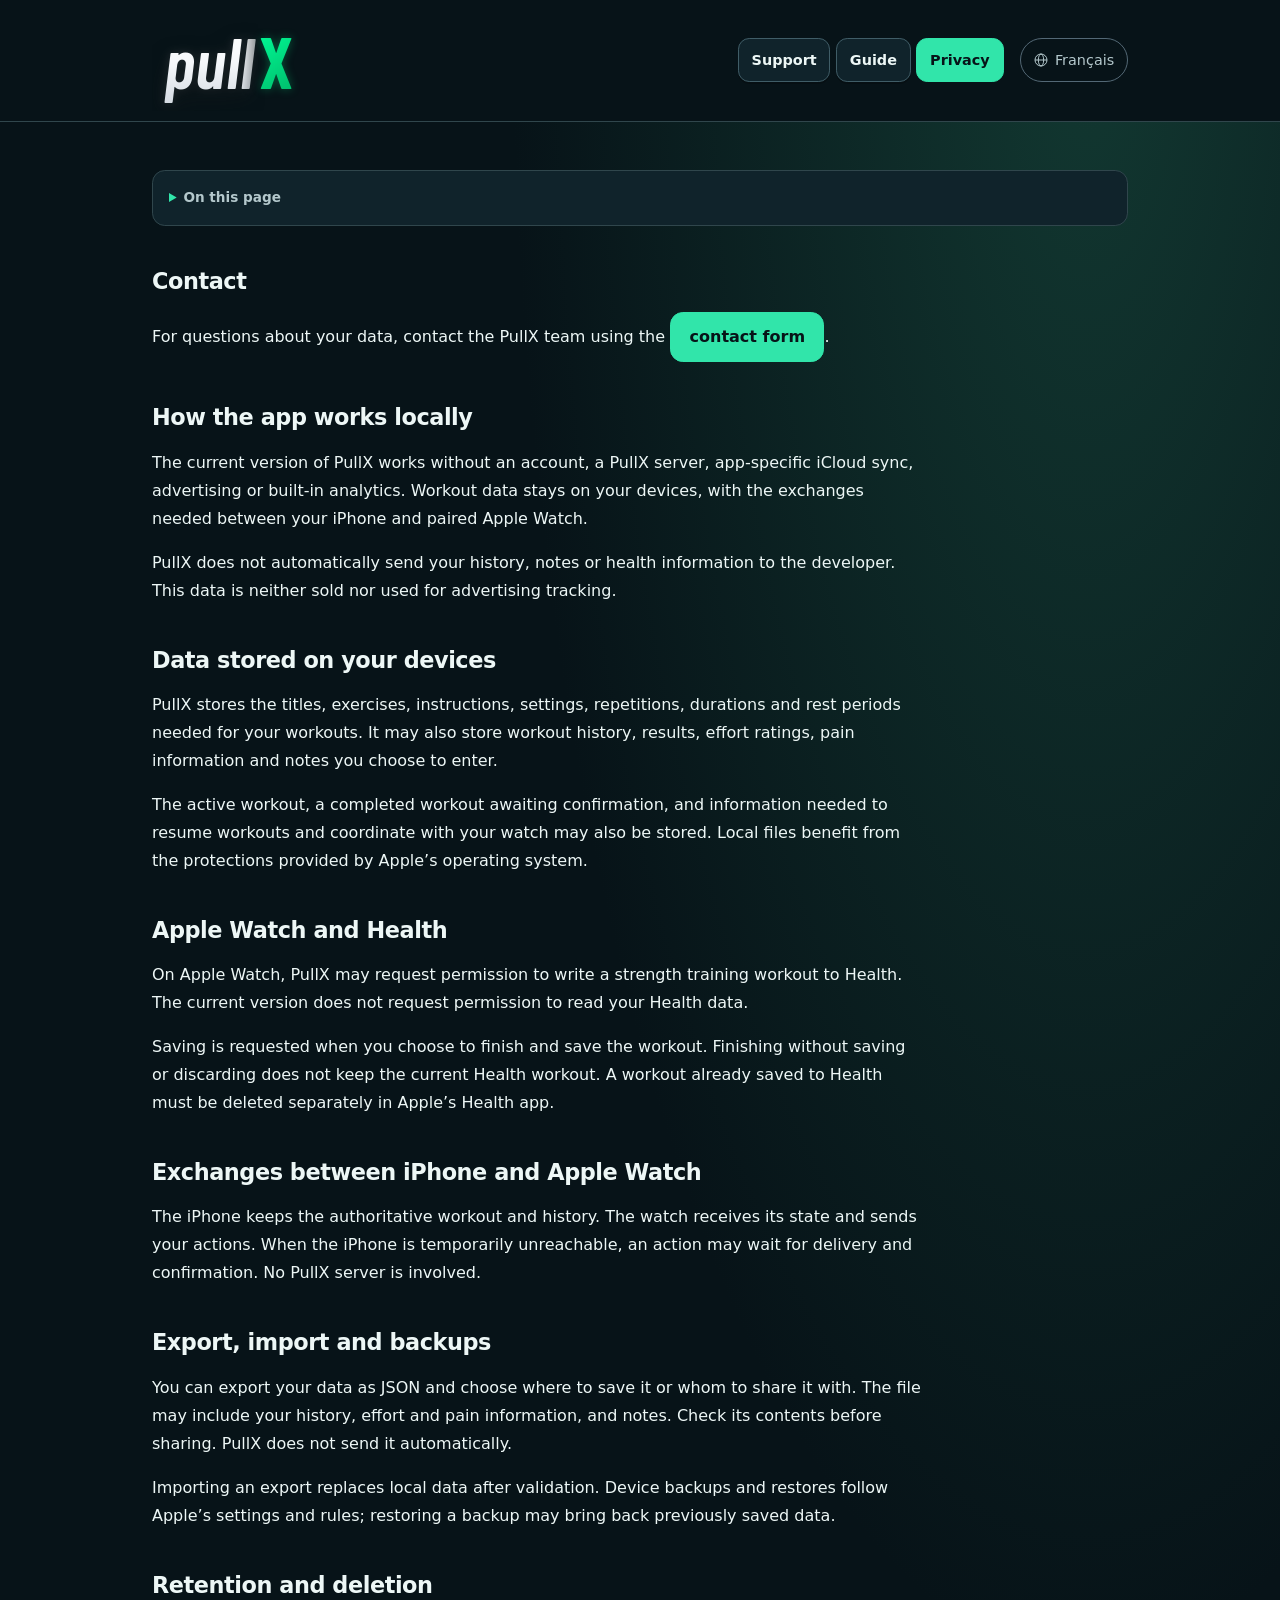
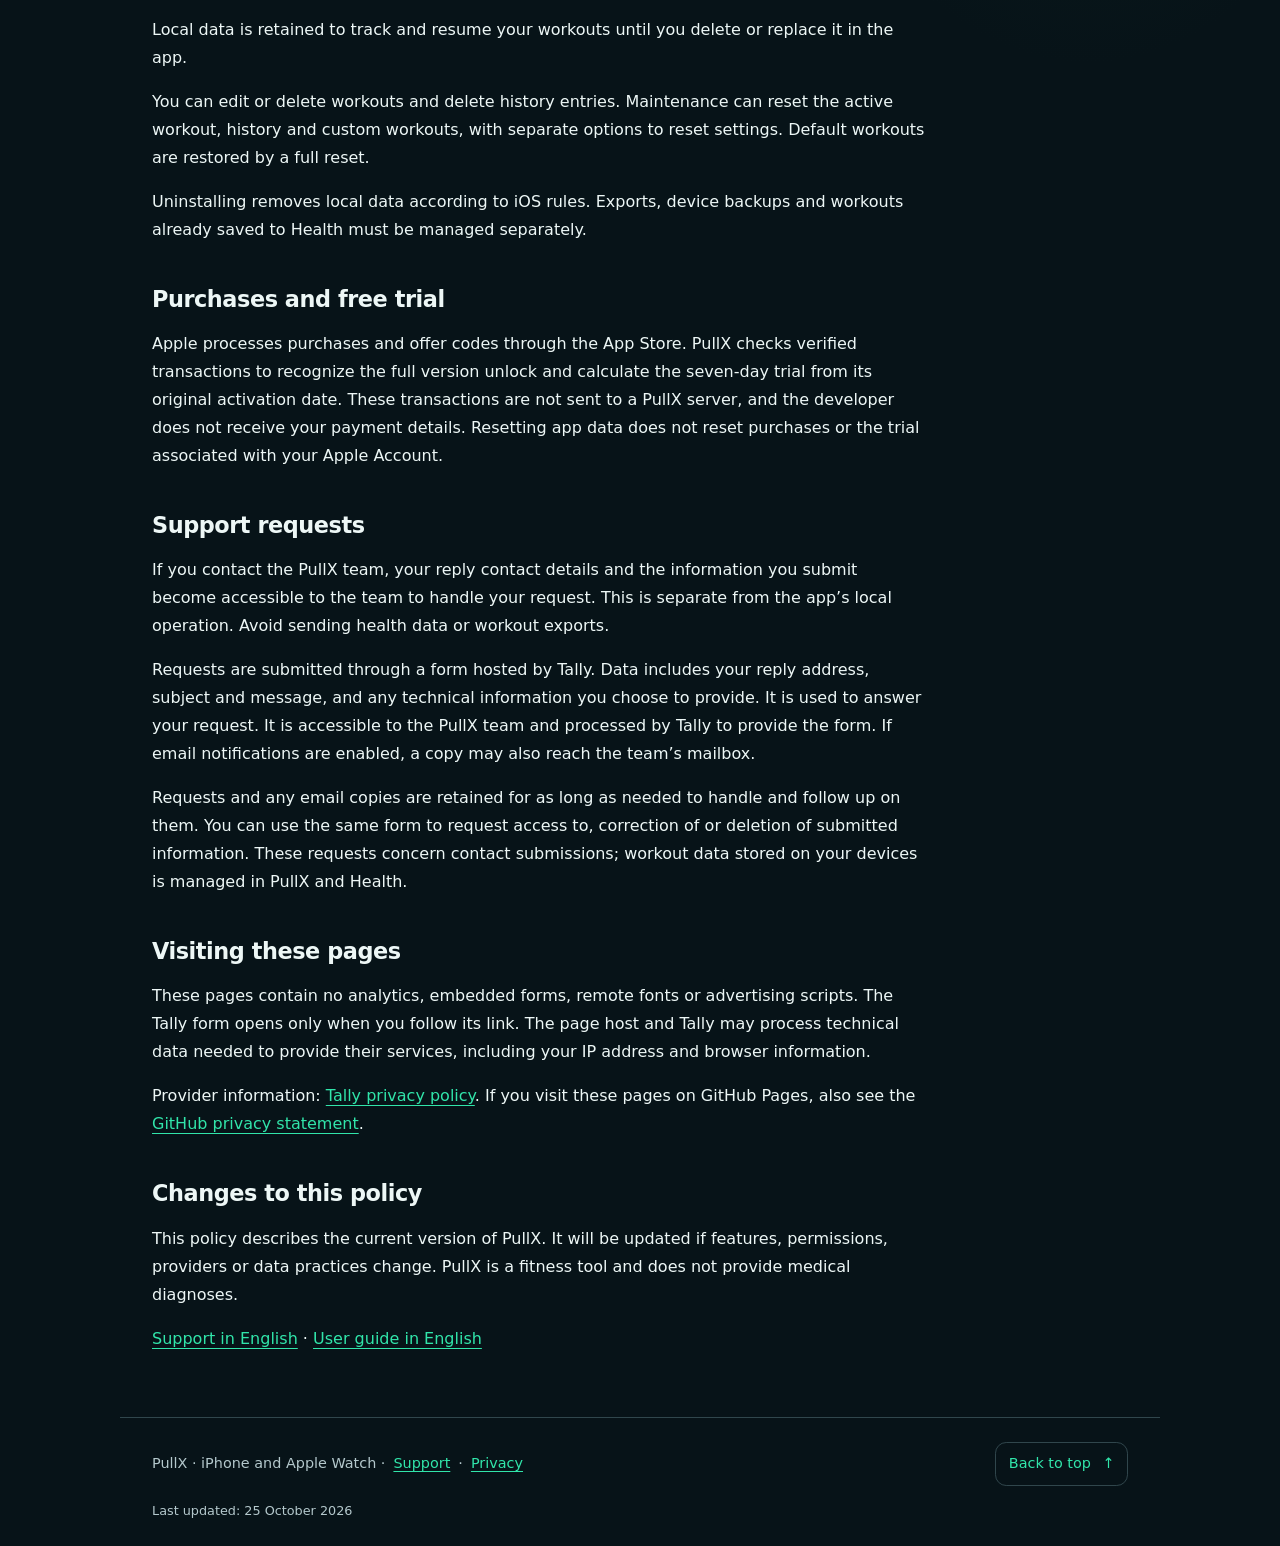
<file: privacy-policy-en.html>
<!doctype html>
<html lang="en">
<head>
<meta charset="utf-8">
<meta name="viewport" content="width=device-width, initial-scale=1">
<meta name="description" content="PullX privacy policy: local data, Health, Apple Watch, exports and deletion.">
<meta name="robots" content="noindex">
<title>Privacy Policy — PullX</title>
<link rel="stylesheet" href="assets/brand.css">
<link rel="stylesheet" href="assets/site.css">
<script src="assets/site.js" defer></script>
</head>
<body id="top">
<a class="skip" href="#content">Skip to content</a>
<header><div class="header-inner"><a class="brand" href="support-en.html" aria-label="PullX"><span class="brand__word">pull</span><span class="brand__x">X</span></a><nav class="site-nav" aria-label="Main navigation"><a href="support-en.html">Support</a><a href="guide-en.html">Guide</a><a href="privacy-policy-en.html" aria-current="page">Privacy</a></nav><a class="language-switch" href="privacy-policy.html" lang="fr" hreflang="fr"><svg viewBox="0 0 24 24" width="16" height="16" fill="none" stroke="currentColor" stroke-width="1.5" aria-hidden="true"><circle cx="12" cy="12" r="9"/><ellipse cx="12" cy="12" rx="4" ry="9"/><path d="M3 12h18"/></svg>Français</a></div></header>
<main id="content" class="english-content" aria-label="Privacy Policy">

<nav class="toc" aria-label="On this page"><details><summary>On this page</summary><ul><li><a href="#en-contact">Contact</a></li><li><a href="#en-how-the-app-works-locally">How the app works locally</a></li><li><a href="#en-data-stored-on-your-devices">Data stored on your devices</a></li><li><a href="#en-apple-watch-and-health">Apple Watch and Health</a></li><li><a href="#en-exchanges-between-iphone-and-apple-watch">Exchanges between iPhone and Apple Watch</a></li><li><a href="#en-export-import-and-backups">Export, import and backups</a></li><li><a href="#en-retention-and-deletion">Retention and deletion</a></li><li><a href="#en-purchases-and-free-trial">Purchases and free trial</a></li><li><a href="#en-support-requests">Support requests</a></li><li><a href="#en-visiting-these-pages">Visiting these pages</a></li><li><a href="#en-changes-to-this-policy">Changes to this policy</a></li></ul></details></nav>

<h2 id="en-contact">Contact</h2>
<p>For questions about your data, contact the PullX team using the <a class="contact" href="https://tally.so/r/2jEzNe">contact form</a>.</p>
<h2 id="en-how-the-app-works-locally">How the app works locally</h2>
<p>The current version of PullX works without an account, a PullX server, app-specific iCloud sync, advertising or built-in analytics. Workout data stays on your devices, with the exchanges needed between your iPhone and paired Apple Watch.</p>
<p>PullX does not automatically send your history, notes or health information to the developer. This data is neither sold nor used for advertising tracking.</p>
<h2 id="en-data-stored-on-your-devices">Data stored on your devices</h2>
<p>PullX stores the titles, exercises, instructions, settings, repetitions, durations and rest periods needed for your workouts. It may also store workout history, results, effort ratings, pain information and notes you choose to enter.</p>
<p>The active workout, a completed workout awaiting confirmation, and information needed to resume workouts and coordinate with your watch may also be stored. Local files benefit from the protections provided by Apple’s operating system.</p>
<h2 id="en-apple-watch-and-health">Apple Watch and Health</h2>
<p>On Apple Watch, PullX may request permission to write a strength training workout to Health. The current version does not request permission to read your Health data.</p>
<p>Saving is requested when you choose to finish and save the workout. Finishing without saving or discarding does not keep the current Health workout. A workout already saved to Health must be deleted separately in Apple’s Health app.</p>
<h2 id="en-exchanges-between-iphone-and-apple-watch">Exchanges between iPhone and Apple Watch</h2>
<p>The iPhone keeps the authoritative workout and history. The watch receives its state and sends your actions. When the iPhone is temporarily unreachable, an action may wait for delivery and confirmation. No PullX server is involved.</p>
<h2 id="en-export-import-and-backups">Export, import and backups</h2>
<p>You can export your data as JSON and choose where to save it or whom to share it with. The file may include your history, effort and pain information, and notes. Check its contents before sharing. PullX does not send it automatically.</p>
<p>Importing an export replaces local data after validation. Device backups and restores follow Apple’s settings and rules; restoring a backup may bring back previously saved data.</p>
<h2 id="en-retention-and-deletion">Retention and deletion</h2>
<p>Local data is retained to track and resume your workouts until you delete or replace it in the app.</p>
<p>You can edit or delete workouts and delete history entries. Maintenance can reset the active workout, history and custom workouts, with separate options to reset settings. Default workouts are restored by a full reset.</p>
<p>Uninstalling removes local data according to iOS rules. Exports, device backups and workouts already saved to Health must be managed separately.</p>
<h2 id="en-purchases-and-free-trial">Purchases and free trial</h2>
<p>Apple processes purchases and offer codes through the App Store. PullX checks verified transactions to recognize the full version unlock and calculate the seven-day trial from its original activation date. These transactions are not sent to a PullX server, and the developer does not receive your payment details. Resetting app data does not reset purchases or the trial associated with your Apple Account.</p>
<h2 id="en-support-requests">Support requests</h2>
<p>If you contact the PullX team, your reply contact details and the information you submit become accessible to the team to handle your request. This is separate from the app’s local operation. Avoid sending health data or workout exports.</p>
<p>Requests are submitted through a form hosted by Tally. Data includes your reply address, subject and message, and any technical information you choose to provide. It is used to answer your request. It is accessible to the PullX team and processed by Tally to provide the form. If email notifications are enabled, a copy may also reach the team’s mailbox.</p>
<p>Requests and any email copies are retained for as long as needed to handle and follow up on them. You can use the same form to request access to, correction of or deletion of submitted information. These requests concern contact submissions; workout data stored on your devices is managed in PullX and Health.</p>
<h2 id="en-visiting-these-pages">Visiting these pages</h2>
<p>These pages contain no analytics, embedded forms, remote fonts or advertising scripts. The Tally form opens only when you follow its link. The page host and Tally may process technical data needed to provide their services, including your IP address and browser information.</p>
<p>Provider information: <a href="https://tally.so/help/privacy-policy">Tally privacy policy</a>. If you visit these pages on GitHub Pages, also see the <a href="https://docs.github.com/en/site-policy/privacy-policies/github-general-privacy-statement">GitHub privacy statement</a>.</p>
<h2 id="en-changes-to-this-policy">Changes to this policy</h2>
<p>This policy describes the current version of PullX. It will be updated if features, permissions, providers or data practices change. PullX is a fitness tool and does not provide medical diagnoses.</p>
<p><a href="support-en.html">Support in English</a> · <a href="guide-en.html">User guide in English</a></p>

</main>
<footer>PullX · iPhone and Apple Watch · <a href="support-en.html">Support</a> · <a href="privacy-policy-en.html">Privacy</a><a class="back-top" href="#top">Back to top <span aria-hidden="true">↑</span></a><p class="date">Last updated: 25 October 2026</p></footer>
</body>
</html>
</file>
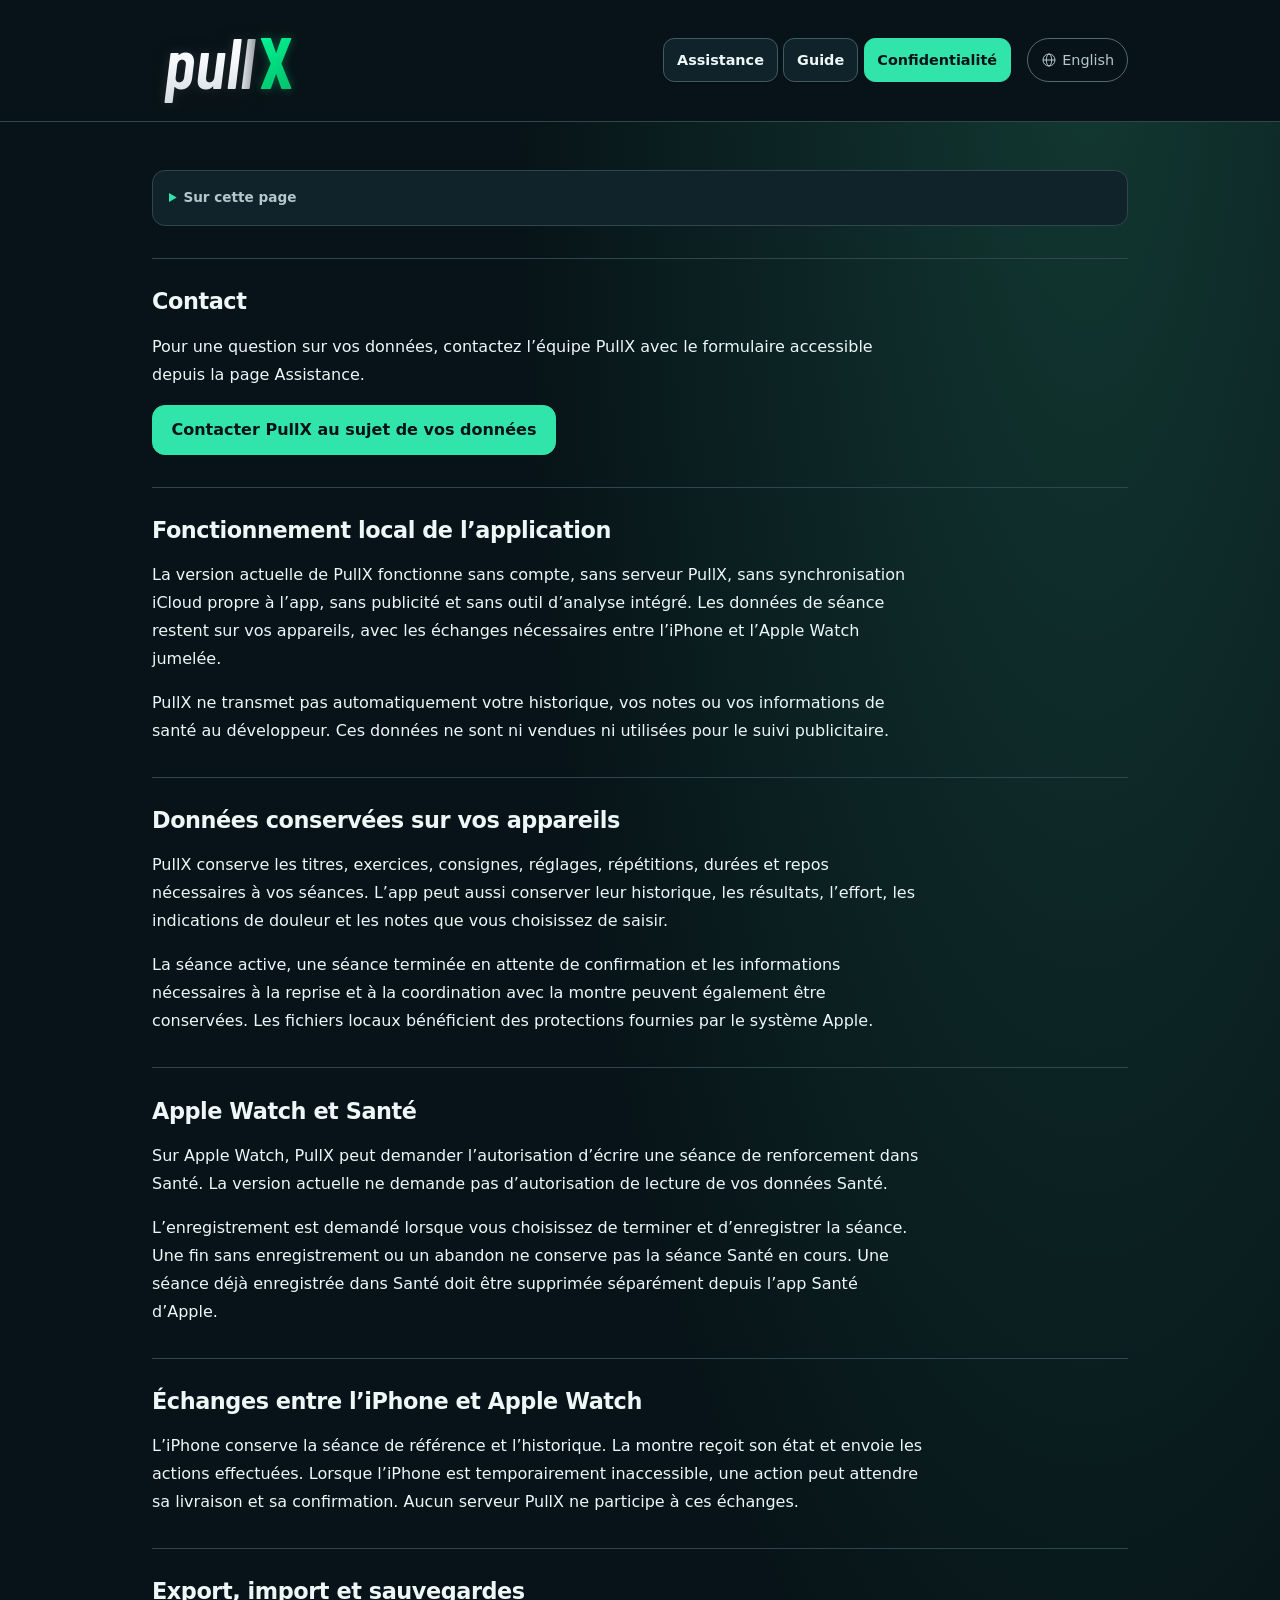
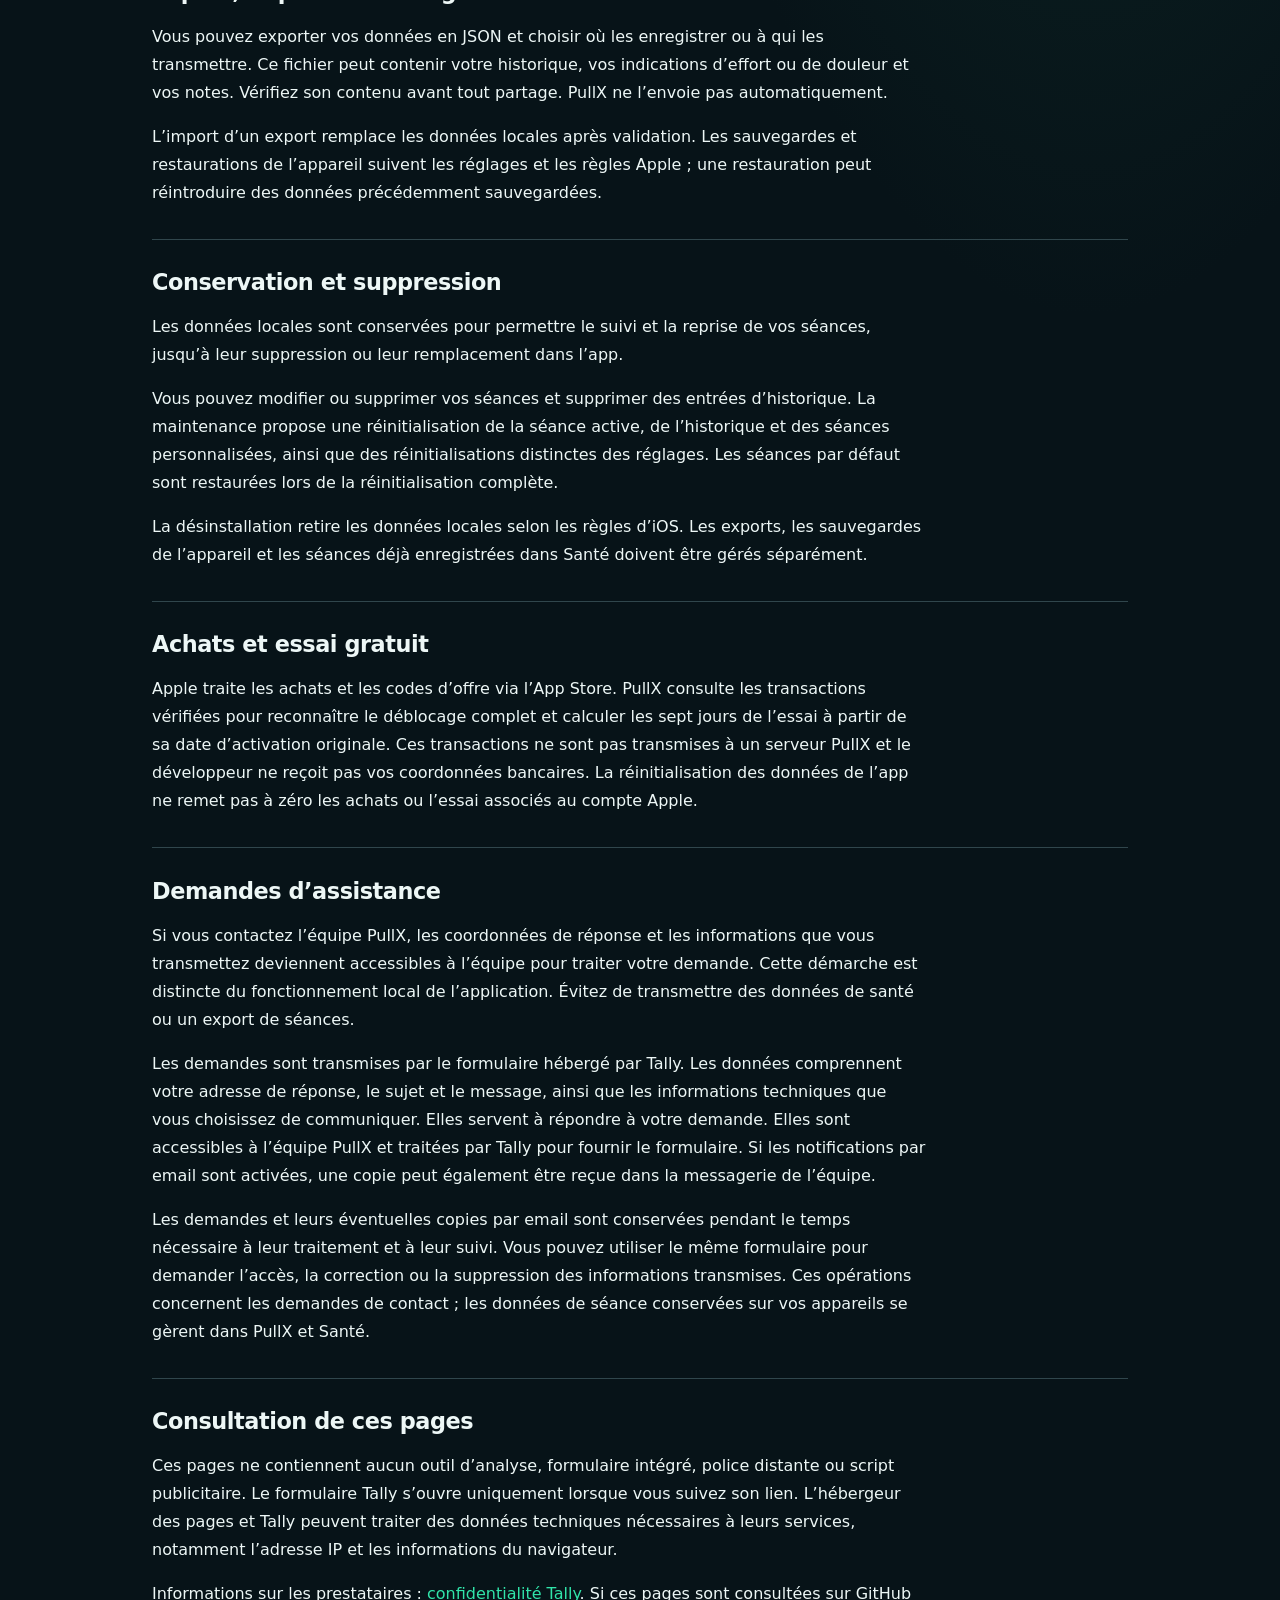
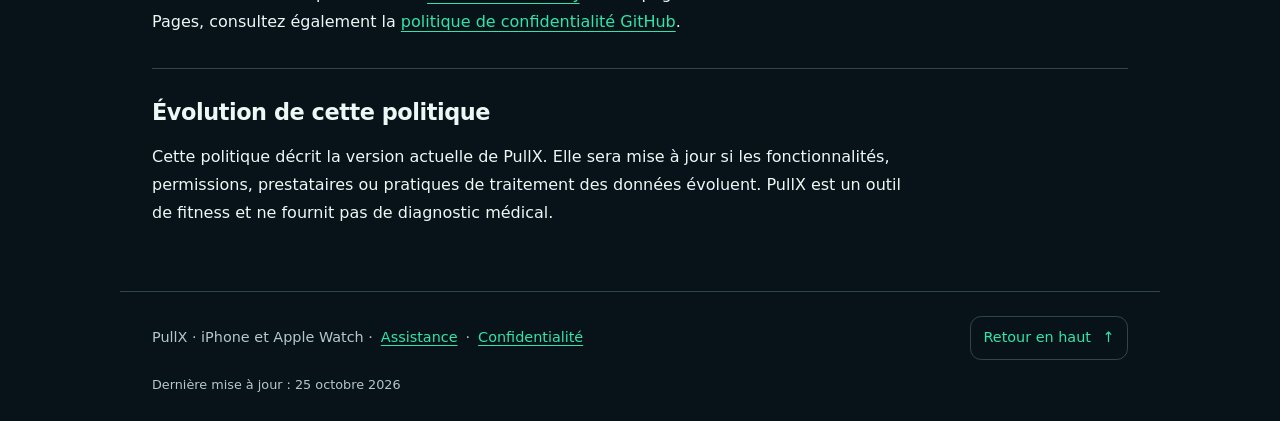
<file: privacy-policy.html>
<!doctype html>
<html lang="fr">
<head>
<meta charset="utf-8">
<meta name="viewport" content="width=device-width, initial-scale=1">
<meta name="description" content="Politique de confidentialité de PullX : données locales, Santé, échanges Apple Watch, export et suppression.">
<meta name="robots" content="noindex">
<title>Politique de confidentialité — PullX</title>
<link rel="stylesheet" href="assets/brand.css">
<link rel="stylesheet" href="assets/site.css">
<script src="assets/site.js"></script>
</head>
<body id="top">
<a class="skip" href="#contenu">Aller au contenu</a>
<header><div class="header-inner"><a class="brand" href="support.html" aria-label="PullX"><span class="brand__word">pull</span><span class="brand__x">X</span></a><nav class="site-nav" aria-label="Navigation principale"><a href="support.html">Assistance</a><a href="guide.html">Guide</a><a href="privacy-policy.html" aria-current="page">Confidentialité</a></nav><a class="language-switch" href="privacy-policy-en.html" lang="en" hreflang="en" id="english"><svg viewBox="0 0 24 24" width="16" height="16" fill="none" stroke="currentColor" stroke-width="1.5" aria-hidden="true"><circle cx="12" cy="12" r="9"/><ellipse cx="12" cy="12" rx="4" ry="9"/><path d="M3 12h18"/></svg>English</a></div></header>
<main id="contenu" aria-label="Politique de confidentialité">
<nav class="toc" aria-label="Sur cette page"><details><summary>Sur cette page</summary><ul><li><a href="#contact">Contact</a></li><li><a href="#fonctionnement-local-de-lapplication">Fonctionnement local de l’application</a></li><li><a href="#donnees-conservees-sur-vos-appareils">Données conservées sur vos appareils</a></li><li><a href="#apple-watch-et-sante">Apple Watch et Santé</a></li><li><a href="#echanges-entre-liphone-et-apple-watch">Échanges entre l’iPhone et Apple Watch</a></li><li><a href="#export-import-et-sauvegardes">Export, import et sauvegardes</a></li><li><a href="#conservation-et-suppression">Conservation et suppression</a></li><li><a href="#achats-et-essai-gratuit">Achats et essai gratuit</a></li><li><a href="#demandes-dassistance">Demandes d’assistance</a></li><li><a href="#consultation-de-ces-pages">Consultation de ces pages</a></li><li><a href="#evolution-de-cette-politique">Évolution de cette politique</a></li></ul></details></nav>

<section><h2 id="contact">Contact</h2><p>Pour une question sur vos données, contactez l’équipe PullX avec le formulaire accessible depuis la page Assistance.</p></section>
<p><a class="contact" href="https://tally.so/r/2jEzNe">Contacter PullX au sujet de vos données</a></p>
<section><h2 id="fonctionnement-local-de-lapplication">Fonctionnement local de l’application</h2><p>La version actuelle de PullX fonctionne sans compte, sans serveur PullX, sans synchronisation iCloud propre à l’app, sans publicité et sans outil d’analyse intégré. Les données de séance restent sur vos appareils, avec les échanges nécessaires entre l’iPhone et l’Apple Watch jumelée.</p><p>PullX ne transmet pas automatiquement votre historique, vos notes ou vos informations de santé au développeur. Ces données ne sont ni vendues ni utilisées pour le suivi publicitaire.</p></section>
<section><h2 id="donnees-conservees-sur-vos-appareils">Données conservées sur vos appareils</h2><p>PullX conserve les titres, exercices, consignes, réglages, répétitions, durées et repos nécessaires à vos séances. L’app peut aussi conserver leur historique, les résultats, l’effort, les indications de douleur et les notes que vous choisissez de saisir.</p><p>La séance active, une séance terminée en attente de confirmation et les informations nécessaires à la reprise et à la coordination avec la montre peuvent également être conservées. Les fichiers locaux bénéficient des protections fournies par le système Apple.</p></section>
<section><h2 id="apple-watch-et-sante">Apple Watch et Santé</h2><p>Sur Apple Watch, PullX peut demander l’autorisation d’écrire une séance de renforcement dans Santé. La version actuelle ne demande pas d’autorisation de lecture de vos données Santé.</p><p>L’enregistrement est demandé lorsque vous choisissez de terminer et d’enregistrer la séance. Une fin sans enregistrement ou un abandon ne conserve pas la séance Santé en cours. Une séance déjà enregistrée dans Santé doit être supprimée séparément depuis l’app Santé d’Apple.</p></section>
<section><h2 id="echanges-entre-liphone-et-apple-watch">Échanges entre l’iPhone et Apple Watch</h2><p>L’iPhone conserve la séance de référence et l’historique. La montre reçoit son état et envoie les actions effectuées. Lorsque l’iPhone est temporairement inaccessible, une action peut attendre sa livraison et sa confirmation. Aucun serveur PullX ne participe à ces échanges.</p></section>
<section><h2 id="export-import-et-sauvegardes">Export, import et sauvegardes</h2><p>Vous pouvez exporter vos données en JSON et choisir où les enregistrer ou à qui les transmettre. Ce fichier peut contenir votre historique, vos indications d’effort ou de douleur et vos notes. Vérifiez son contenu avant tout partage. PullX ne l’envoie pas automatiquement.</p><p>L’import d’un export remplace les données locales après validation. Les sauvegardes et restaurations de l’appareil suivent les réglages et les règles Apple ; une restauration peut réintroduire des données précédemment sauvegardées.</p></section>
<section><h2 id="conservation-et-suppression">Conservation et suppression</h2><p>Les données locales sont conservées pour permettre le suivi et la reprise de vos séances, jusqu’à leur suppression ou leur remplacement dans l’app.</p><p>Vous pouvez modifier ou supprimer vos séances et supprimer des entrées d’historique. La maintenance propose une réinitialisation de la séance active, de l’historique et des séances personnalisées, ainsi que des réinitialisations distinctes des réglages. Les séances par défaut sont restaurées lors de la réinitialisation complète.</p><p>La désinstallation retire les données locales selon les règles d’iOS. Les exports, les sauvegardes de l’appareil et les séances déjà enregistrées dans Santé doivent être gérés séparément.</p></section>
<section><h2 id="achats-et-essai-gratuit">Achats et essai gratuit</h2><p>Apple traite les achats et les codes d’offre via l’App Store. PullX consulte les transactions vérifiées pour reconnaître le déblocage complet et calculer les sept jours de l’essai à partir de sa date d’activation originale. Ces transactions ne sont pas transmises à un serveur PullX et le développeur ne reçoit pas vos coordonnées bancaires. La réinitialisation des données de l’app ne remet pas à zéro les achats ou l’essai associés au compte Apple.</p></section>
<section><h2 id="demandes-dassistance">Demandes d’assistance</h2><p>Si vous contactez l’équipe PullX, les coordonnées de réponse et les informations que vous transmettez deviennent accessibles à l’équipe pour traiter votre demande. Cette démarche est distincte du fonctionnement local de l’application. Évitez de transmettre des données de santé ou un export de séances.</p><p>Les demandes sont transmises par le formulaire hébergé par Tally. Les données comprennent votre adresse de réponse, le sujet et le message, ainsi que les informations techniques que vous choisissez de communiquer. Elles servent à répondre à votre demande. Elles sont accessibles à l’équipe PullX et traitées par Tally pour fournir le formulaire. Si les notifications par email sont activées, une copie peut également être reçue dans la messagerie de l’équipe.</p><p>Les demandes et leurs éventuelles copies par email sont conservées pendant le temps nécessaire à leur traitement et à leur suivi. Vous pouvez utiliser le même formulaire pour demander l’accès, la correction ou la suppression des informations transmises. Ces opérations concernent les demandes de contact ; les données de séance conservées sur vos appareils se gèrent dans PullX et Santé.</p></section>
<section><h2 id="consultation-de-ces-pages">Consultation de ces pages</h2><p>Ces pages ne contiennent aucun outil d’analyse, formulaire intégré, police distante ou script publicitaire. Le formulaire Tally s’ouvre uniquement lorsque vous suivez son lien. L’hébergeur des pages et Tally peuvent traiter des données techniques nécessaires à leurs services, notamment l’adresse IP et les informations du navigateur.</p></section>
<p>Informations sur les prestataires : <a href="https://tally.so/help/privacy-policy">confidentialité Tally</a>. Si ces pages sont consultées sur GitHub Pages, consultez également la <a href="https://docs.github.com/en/site-policy/privacy-policies/github-general-privacy-statement">politique de confidentialité GitHub</a>.</p>
<section><h2 id="evolution-de-cette-politique">Évolution de cette politique</h2><p>Cette politique décrit la version actuelle de PullX. Elle sera mise à jour si les fonctionnalités, permissions, prestataires ou pratiques de traitement des données évoluent. PullX est un outil de fitness et ne fournit pas de diagnostic médical.</p></section>
</main>
<footer>PullX · iPhone et Apple Watch · <a href="support.html">Assistance</a> · <a href="privacy-policy.html">Confidentialité</a><a class="back-top" href="#top">Retour en haut <span aria-hidden="true">↑</span></a><p class="date">Dernière mise à jour : 25 octobre 2026</p></footer>
</body>
</html>
</file>
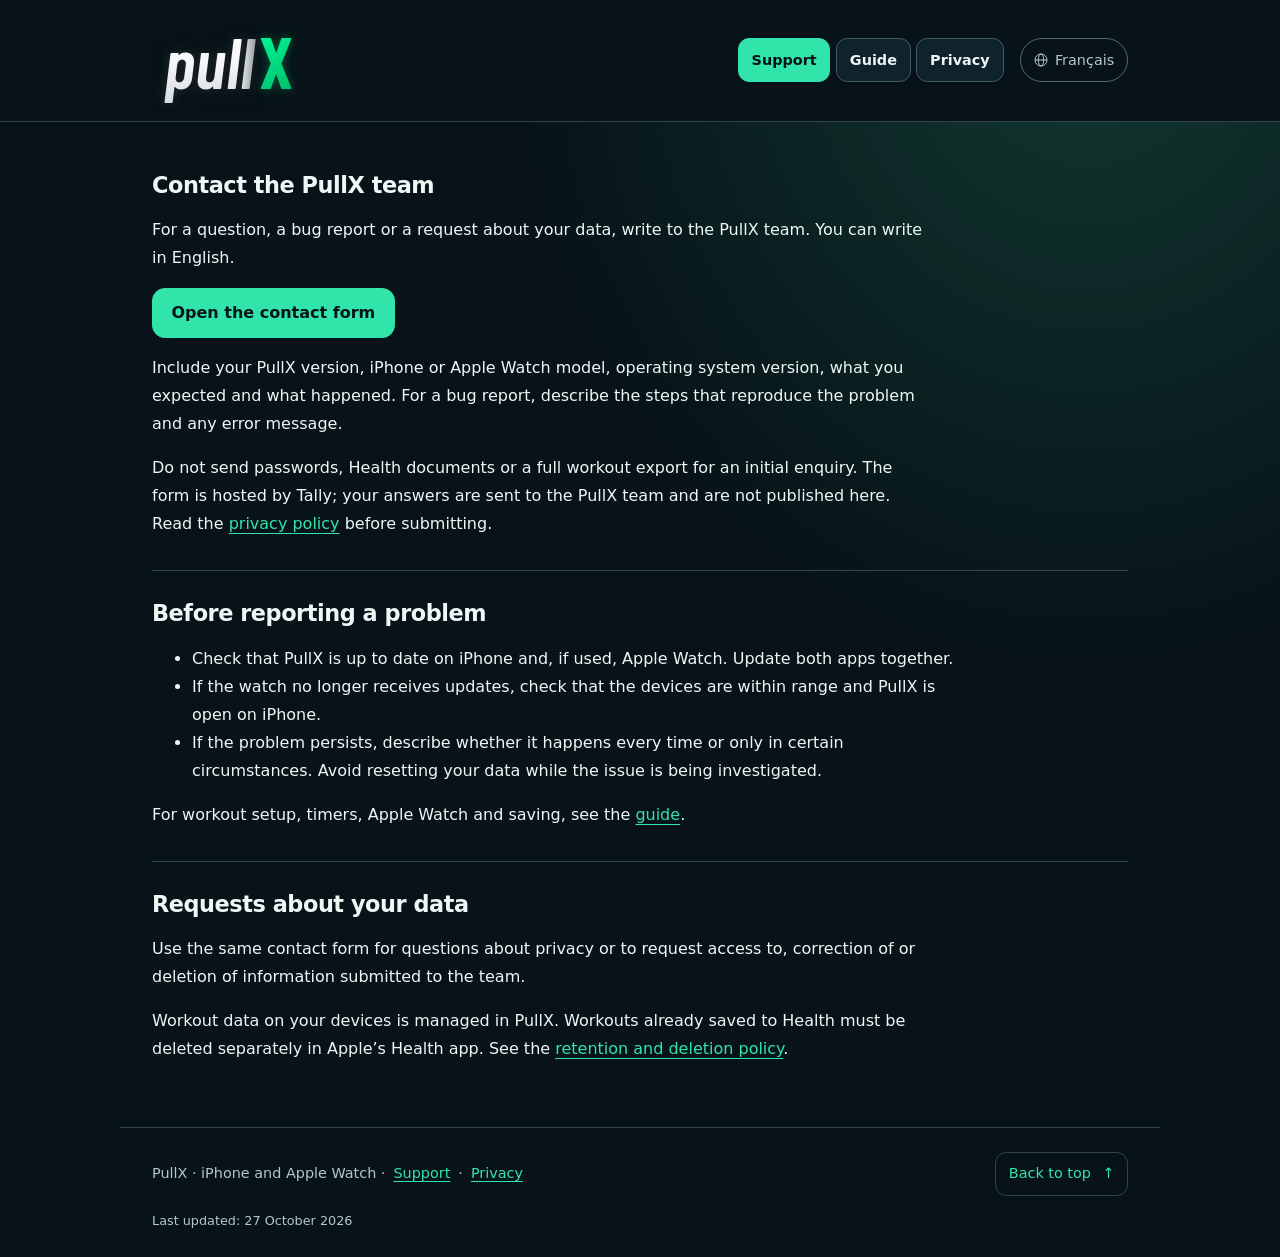
<file: support-en.html>
<!doctype html>
<html lang="en">
<head>
<meta charset="utf-8">
<meta name="viewport" content="width=device-width, initial-scale=1">
<meta name="description" content="Help and contact for PullX: workouts, Apple Watch, Health, exports and data deletion.">
<meta name="robots" content="noindex">
<title>PullX Support — PullX</title>
<link rel="stylesheet" href="assets/brand.css">
<link rel="stylesheet" href="assets/site.css">
<script src="assets/site.js" defer></script>
</head>
<body id="top">
<a class="skip" href="#content">Skip to content</a>
<header><div class="header-inner"><a class="brand" href="support-en.html" aria-label="PullX"><span class="brand__word">pull</span><span class="brand__x">X</span></a><nav class="site-nav" aria-label="Main navigation"><a href="support-en.html" aria-current="page">Support</a><a href="guide-en.html">Guide</a><a href="privacy-policy-en.html">Privacy</a></nav><a class="language-switch" href="support.html" lang="fr" hreflang="fr"><svg viewBox="0 0 24 24" width="16" height="16" fill="none" stroke="currentColor" stroke-width="1.5" aria-hidden="true"><circle cx="12" cy="12" r="9"/><ellipse cx="12" cy="12" rx="4" ry="9"/><path d="M3 12h18"/></svg>Français</a></div></header>
<main id="content" class="english-content" aria-label="PullX Support">
<section><h2 id="en-contact-the-pullx-team">Contact the PullX team</h2>
<p>For a question, a bug report or a request about your data, write to the PullX team. You can write in English.</p>
<p><a class="contact" href="https://tally.so/r/2jEzNe">Open the contact form</a></p>
<p>Include your PullX version, iPhone or Apple Watch model, operating system version, what you expected and what happened. For a bug report, describe the steps that reproduce the problem and any error message.</p>
<p>Do not send passwords, Health documents or a full workout export for an initial enquiry. The form is hosted by Tally; your answers are sent to the PullX team and are not published here. Read the <a href="privacy-policy-en.html">privacy policy</a> before submitting.</p></section>
<section><h2 id="en-before-reporting-a-problem">Before reporting a problem</h2>
<ul><li>Check that PullX is up to date on iPhone and, if used, Apple Watch. Update both apps together.</li><li>If the watch no longer receives updates, check that the devices are within range and PullX is open on iPhone.</li><li>If the problem persists, describe whether it happens every time or only in certain circumstances. Avoid resetting your data while the issue is being investigated.</li></ul>
<p>For workout setup, timers, Apple Watch and saving, see the <a href="guide-en.html">guide</a>.</p></section>
<section><h2 id="en-requests-about-your-data">Requests about your data</h2>
<p>Use the same contact form for questions about privacy or to request access to, correction of or deletion of information submitted to the team.</p>
<p>Workout data on your devices is managed in PullX. Workouts already saved to Health must be deleted separately in Apple’s Health app. See the <a href="privacy-policy-en.html#en-retention-and-deletion">retention and deletion policy</a>.</p></section>
</main>
<footer>PullX · iPhone and Apple Watch · <a href="support-en.html">Support</a> · <a href="privacy-policy-en.html">Privacy</a><a class="back-top" href="#top">Back to top <span aria-hidden="true">↑</span></a><p class="date">Last updated: 27 October 2026</p></footer>
</body>
</html>
</file>
<file: assets/brand.css>
/* Match PullXBrandTitle: Barlow's own italic angle, without extra skew. */
@font-face {
  font-family:"Barlow Condensed";
  src:url("fonts/BarlowCondensed-SemiBoldItalic.ttf") format("truetype");
  font-style:italic;
  font-weight:600;
  font-display:swap;
}
@font-face {
  font-family:"Barlow Condensed";
  src:url("fonts/BarlowCondensed-Bold.ttf") format("truetype");
  font-style:normal;
  font-weight:700;
  font-display:swap;
}
.brand {
  display:inline-flex;
  align-items:baseline;
  flex-shrink:0;
  padding:.12em .16em .2em;
  font-family:"Barlow Condensed","Arial Narrow",sans-serif;
  font-size:clamp(2.75rem,8vw,4.5rem);
  font-style:italic;
  font-weight:600;
  font-synthesis:none;
  line-height:1.2;
  white-space:nowrap;
  text-decoration:none;
  color:#edf7f6;
}
.brand__word {
  /* The italic p extends left of its advance and below the baseline.
     Keep that ink inside the background clip and mask painting area. */
  padding:.08em .16em .2em;
  margin:-.08em -.16em -.2em;
  color:#edf7f6;
  background:linear-gradient(180deg,#fff 0%,#f5f7fa 48%,#cfd6de 100%);
  -webkit-background-clip:text;
  background-clip:text;
  -webkit-text-fill-color:transparent;
  mask-image:linear-gradient(90deg,#000 0%,#000 78%,rgb(0 0 0 / .62) 91%,rgb(0 0 0 / .2) 100%);
  filter:drop-shadow(0 8px 12px rgb(0 0 0 / .48)) drop-shadow(0 0 5px rgb(255 255 255 / .12));
}
.brand__x {
  font-style:normal;
  font-weight:700;
  margin-left:.08em;
  color:#31e5aa;
  background:linear-gradient(145deg,#00ff99,#00ba69);
  -webkit-background-clip:text;
  background-clip:text;
  -webkit-text-fill-color:transparent;
  filter:drop-shadow(0 0 5px rgb(0 255 138 / .3));
}
@media (forced-colors:active) {
  .brand__word,.brand__x {
    background:none;
    -webkit-text-fill-color:LinkText;
    mask-image:none;
    filter:none;
  }
}
</file>
<file: assets/site.css>
:root {
  color-scheme: dark;
  --bg: #071318;
  --panel: #10232b;
  --text: #edf7f6;
  --muted: #b4c8cc;
  --accent: #31e5aa;
  --line: #30464c;
  scroll-behavior: smooth;
  scroll-padding-top: 8rem;
}
* { box-sizing: border-box; }
body {
  margin: 0;
  background: radial-gradient(ellipse at 85% 0%, #123831 0, transparent 36rem), var(--bg);
  color: var(--text);
  font: 1rem/1.75 system-ui, -apple-system, BlinkMacSystemFont, "Segoe UI", sans-serif;
}
main, footer, .header-inner { max-width: 1040px; margin: auto; padding: 1.5rem 2rem; }
header {
  position: sticky;
  top: 0;
  z-index: 10;
  width: 100%;
  border-bottom: 1px solid var(--line);
  background: var(--bg);
}
.header-inner { display: grid; grid-template-columns: auto 1fr auto; align-items: center; gap: 1rem; }
/* Keep the existing logo slot height while restoring the original type size. */
header .brand {
  height: 4.56rem;
  padding: 0 .16em;
  font-size: clamp(2.75rem, 8vw, 4.5rem);
  line-height: 1;
  align-items: center;
}
.site-nav { display: flex; flex-wrap: wrap; justify-content: flex-end; align-items: center; gap: .35rem; }
.site-nav a, .language-switch {
  display: inline-flex;
  align-items: center;
  min-height: 44px;
  padding: .5rem .8rem;
  border: 1px solid #405d67;
  border-radius: .7rem;
  color: var(--text);
  background: var(--panel);
  box-shadow: 0 2px 0 rgb(0 0 0 / .2);
  text-decoration: none;
  font-size: .9rem;
  font-weight: 600;
}
.site-nav a[aria-current="page"] { color: var(--bg); background: var(--accent); border-color: var(--accent); box-shadow: none; }
.language-switch { gap: .35rem; border-color: #536875; border-radius: 999px; background: transparent; color: var(--muted); font-weight: 500; box-shadow: none; justify-content: center; }
.language-switch svg { flex-shrink: 0; }
main { padding-top: 3rem; padding-bottom: 3rem; }
a { color: var(--accent); text-underline-offset: .22em; overflow-wrap: anywhere; transition: color .18s ease, background-color .18s ease, border-color .18s ease, transform .18s ease; }
a:focus-visible, summary:focus-visible { outline: 3px solid var(--accent); outline-offset: 4px; }
h1 { max-width: 23ch; font-size: clamp(2rem, 6vw, 3.3rem); letter-spacing: -.04em; line-height: 1.12; margin: .6rem 0 1.2rem; }
h2 { font-size: 1.4rem; letter-spacing: -.02em; line-height: 1.35; margin: 0 0 1rem; }
h3 { line-height: 1.4; }
p, li { max-width: 76ch; }
.date, footer { color: var(--muted); font-size: .9rem; }
footer .date { flex-basis: 100%; margin: .4rem 0 0; font-size: .8rem; }
.intro { color: var(--muted); font-size: 1.15rem; max-width: 62ch; }
section { margin-top: 2rem; padding-top: 1.7rem; border-top: 1px solid var(--line); }
main > section:first-child { margin-top: 0; padding-top: 0; border-top: 0; }
main > .toc:first-child { margin-top: 0; }
.english-content > h2 { margin-top: 2.5rem; }
.notice { padding: 1rem 1.2rem; border: 1px solid #786b39; border-radius: 12px; background: #2b2819; }
.actions { display: flex; flex-wrap: wrap; gap: .75rem; margin: 1.8rem 0; }
.contact, .button {
  display: inline-flex;
  align-items: center;
  justify-content: center;
  gap: 1rem;
  min-height: 48px;
  padding: .75rem 1.15rem;
  border: 1px solid var(--accent);
  border-radius: .8rem;
  background: var(--accent);
  color: var(--bg);
  font-weight: 700;
  text-decoration: none;
  line-height: 1.5;
}
.button--secondary { background: transparent; color: var(--accent); border-color: #386456; }
.toc { padding: .6rem 1rem; margin: 1.4rem 0; border: 1px solid var(--line); border-radius: .8rem; background: var(--panel); }
.toc summary { cursor: pointer; color: var(--muted); font-size: .85rem; font-weight: 600; padding: .35rem 0; }
.toc summary::marker { color: var(--accent); }
.toc ul { display: grid; grid-template-columns: repeat(2, minmax(0, 1fr)); gap: 0 1rem; list-style: none; padding: .4rem 0; margin: 0; }
.toc li { min-width: 0; }
.toc a { display: flex; align-items: center; min-height: 34px; height: 100%; padding: .25rem .4rem; border-radius: .4rem; font-size: .88rem; line-height: 1.4; text-decoration: none; }
footer { display: flex; flex-wrap: wrap; gap: .5rem; align-items: center; border-top: 1px solid var(--line); }
.back-top { display: inline-flex; align-items: center; gap: .7rem; min-height: 44px; padding: .5rem .8rem; margin-left: auto; text-decoration: none; border: 1px solid var(--line); border-radius: .7rem; }
.skip { position: fixed; top: .5rem; left: 1rem; z-index: 20; padding: .7rem 1rem; border-radius: .6rem; background: var(--accent); color: var(--bg); transform: translateY(-180%); }
.skip:focus { transform: translateY(0); }
@media (hover: hover) {
  .site-nav a:not([aria-current]):hover, .language-switch:hover, .toc a:hover, .back-top:hover { color: var(--text); background: #204038; }
  .button:hover, .contact:hover { background: #74f1c9; color: var(--bg); transform: translateY(-2px); }
  .button--secondary:hover { background: #14352e; color: var(--accent); }
}
.button:active, .contact:active { transform: translateY(0); }
:target { animation: target-glow 1s ease-out; }
@keyframes target-glow { from { text-shadow: 0 0 18px rgb(49 229 170 / .45); } to { text-shadow: none; } }
@media (prefers-reduced-motion: no-preference) {
  main { animation: arrive .35s ease-out both; }
  @keyframes arrive { from { opacity: 0; } to { opacity: 1; } }
}
@media (max-width: 680px) {
  :root { scroll-padding-top: 12rem; }
  .header-inner, main, footer { padding-left: 1.1rem; padding-right: 1.1rem; }
  .header-inner { grid-template-columns: minmax(0, 1fr) auto; gap: .5rem .35rem; padding-top: .45rem; padding-bottom: .6rem; }
  header .brand { height: 3.04rem; align-self: flex-start; }
  .site-nav { grid-column: 1; grid-row: 2; justify-content: flex-start; flex-wrap: nowrap; gap: .3rem; }
  .language-switch { grid-column: 2; grid-row: 2; font-size: .75rem; padding: .45rem .55rem; }
  .site-nav a { padding: .45rem .5rem; font-size: .75rem; white-space: nowrap; }
  main { padding-top: 2rem; }
  .toc ul { grid-template-columns: 1fr; }
  .actions { flex-direction: column; align-items: stretch; }
  .back-top { margin-left: 0; }
}
@media (max-width: 360px) {
  .header-inner { padding-left: .6rem; padding-right: .6rem; }
  .site-nav a { padding-left: .35rem; padding-right: .35rem; font-size: .7rem; }
  .language-switch { padding-left: .4rem; padding-right: .4rem; font-size: .7rem; }
}
@media (prefers-reduced-motion: reduce) {
  :root { scroll-behavior: auto; }
  *, *::before, *::after { animation: none !important; transition: none !important; }
}
</file>
